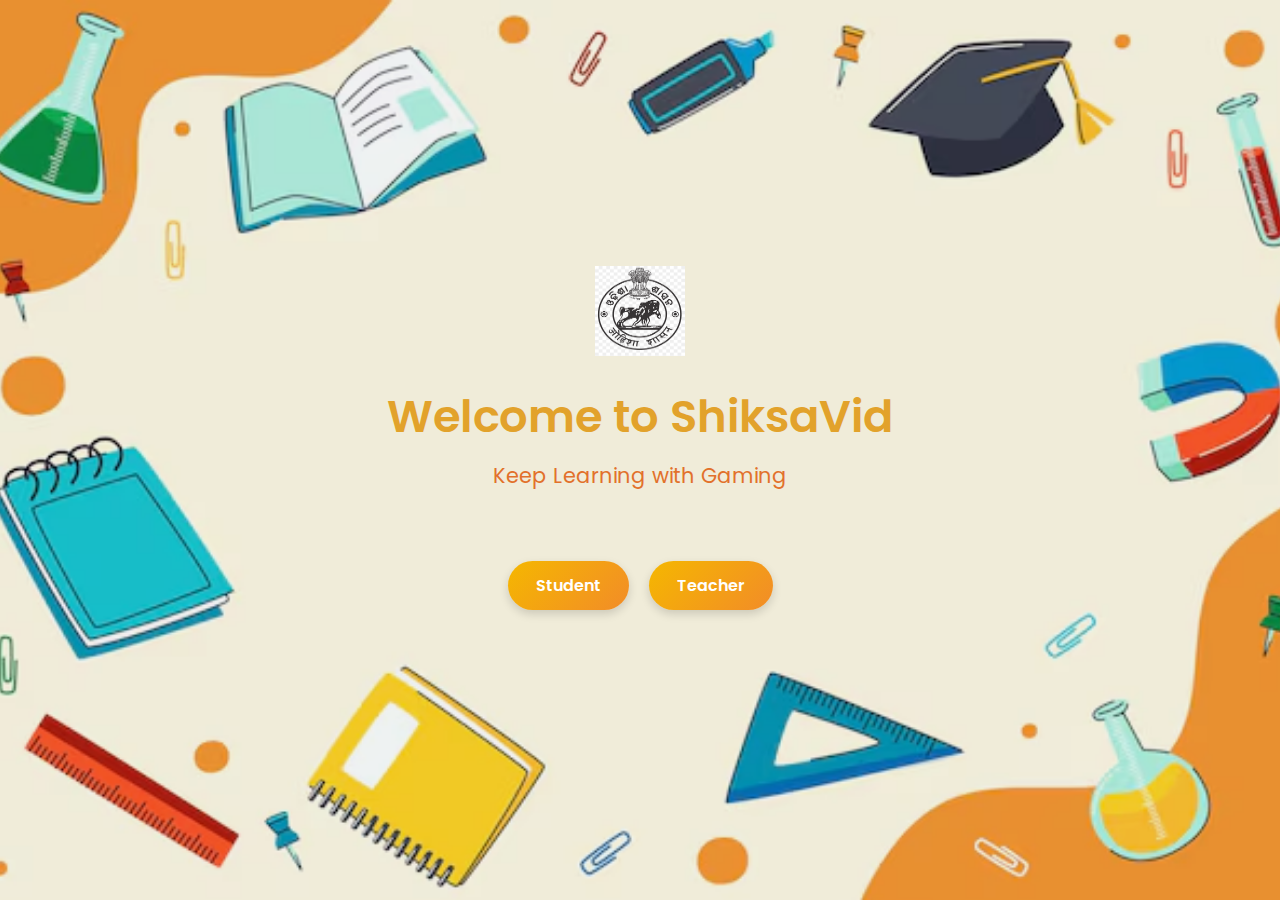
<file: index.html>
<!DOCTYPE html>
<html lang="en">
<head>
    <meta charset="UTF-8">
    <meta name="viewport" content="width=device-width, initial-scale=1.0">
    <link rel="stylesheet" href="starting.css">
    <link rel="manifest" href="manifest.json">
    <link rel="apple-touch-icon" sizes="180x180" href="icon-192.png">
    <link rel="icon" type="image/png" sizes="32x32" href="favicon-32x32.png">
    <link rel="icon" type="image/png" sizes="16x16" href="favicon-16x16.png">
    <!-- <link rel="manifest" href="/site.webmanifest"> -->
    <meta name="theme-color" content="#317EFB">
    <title>ShiksaVid</title>
</head>
<body>
    <div class="container">
        <img src="starting_background.jpg">
        <div class="govt-logo">
            <img src="Govt_odisha.png">
        </div>
        <div class="header">
            <h1>Welcome to ShiksaVid</h1>
            <h2>Keep Learning with Gaming</h2>
        </div>
        <div class="continue-button">
            <button onclick="location.href='signinStudent.html'">
                Student
            </button>
            <button onclick="location.href='signinTeacher.html'">
                Teacher
            </button>
        </div><br/>
        <button id="installBtn" style="display:none;">Install App</button>
    </div>
    <script src="script2.js"></script>

</body>
</html>
</file>
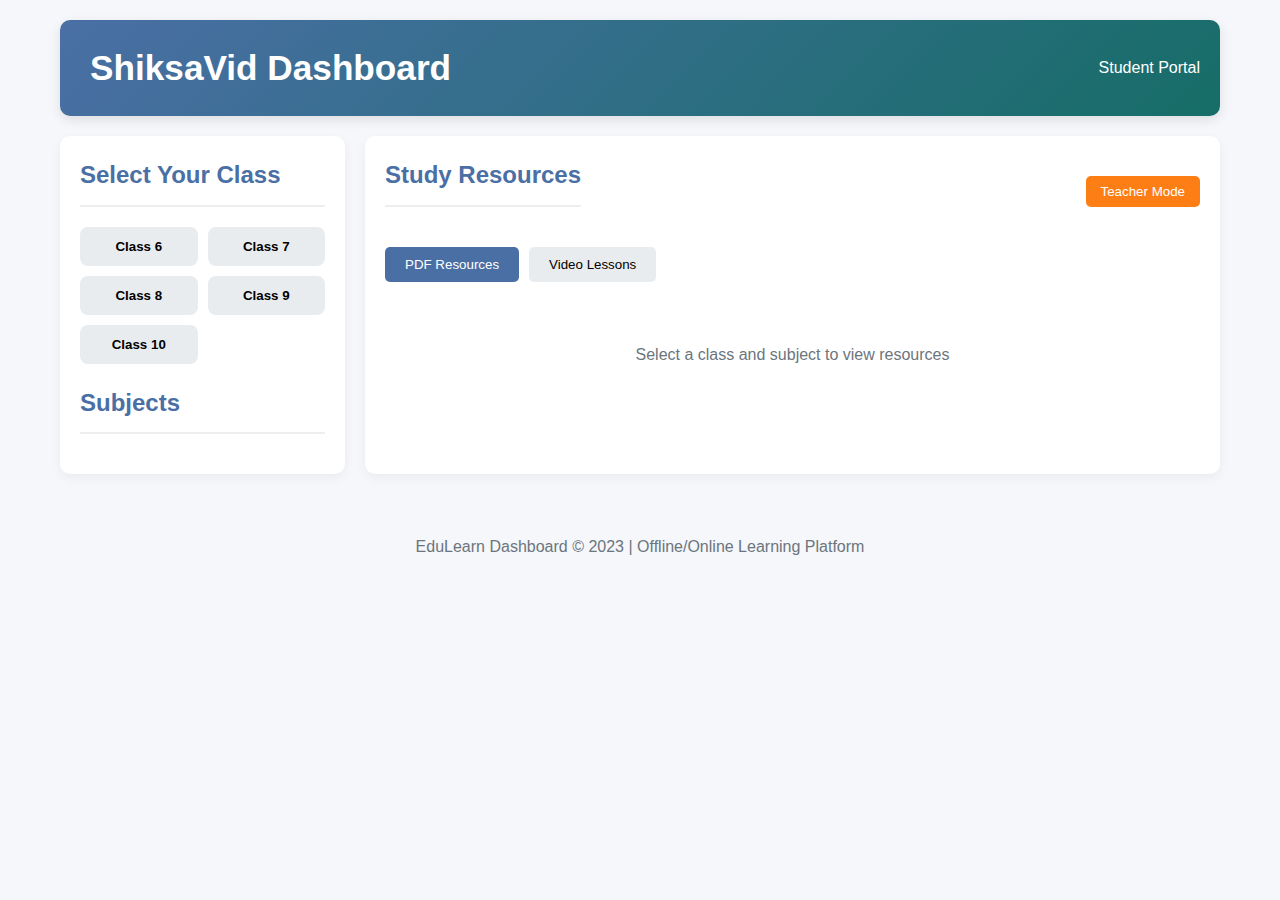
<file: allstandards.html>
<!DOCTYPE html>
<html lang="en">
<head>
    <meta charset="UTF-8">
    <meta name="viewport" content="width=device-width, initial-scale=1.0">
    <title>ShiksaVid - Student Dashboard</title>
    <link rel="stylesheet" href="https://cdnjs.cloudflare.com/ajax/libs/font-awesome/6.4.0/css/all.min.css">
    <style>
        * {
            margin: 0;
            padding: 0;
            box-sizing: border-box;
            font-family: 'Segoe UI', Tahoma, Geneva, Verdana, sans-serif;
        }

        :root {
            --primary: #4a6fa5;
            --secondary: #166d67;
            --accent: #fd7e14;
            --light: #f8f9fa;
            --dark: #343a40;
            --success: #28a745;
            --danger: #dc3545;
            --warning: #ffc107;
            --info: #17a2b8;
        }

        body {
            background-color: #f5f7fa;
            color: #333;
            line-height: 1.6;
        }

        .container {
            max-width: 1200px;
            margin: 0 auto;
            padding: 20px;
        }

        header {
            background: linear-gradient(135deg, var(--primary), var(--secondary));
            color: white;
            padding: 20px;
            border-radius: 10px;
            margin-bottom: 20px;
            box-shadow: 0 4px 12px rgba(0, 0, 0, 0.1);
        }

        .header-content {
            display: flex;
            justify-content: space-between;
            align-items: center;
        }

        h1 {
            font-size: 2.2rem;
        }

        .logo {
            display: flex;
            align-items: center;
            gap: 10px;
        }

        .logo i {
            font-size: 2.5rem;
        }

        .main-content {
            display: grid;
            grid-template-columns: 1fr 3fr;
            gap: 20px;
        }

        .class-selection, .teacher-section {
            background: white;
            padding: 20px;
            border-radius: 10px;
            box-shadow: 0 4px 12px rgba(0, 0, 0, 0.05);
        }

        .class-selection h2, .teacher-section h2, .resources h2 {
            color: var(--primary);
            margin-bottom: 20px;
            padding-bottom: 10px;
            border-bottom: 2px solid #eee;
        }

        .class-buttons {
            display: grid;
            grid-template-columns: repeat(2, 1fr);
            gap: 10px;
        }

        .class-btn {
            padding: 12px;
            background-color: #e9ecef;
            border: none;
            border-radius: 8px;
            cursor: pointer;
            text-align: center;
            transition: all 0.3s;
            font-weight: 600;
        }

        .class-btn:hover {
            background-color: #dee2e6;
        }

        .class-btn.active {
            background-color: var(--primary);
            color: white;
        }

        .subjects-container {
            margin-top: 20px;
        }

        .subjects {
            display: grid;
            grid-template-columns: repeat(auto-fill, minmax(200px, 1fr));
            gap: 15px;
        }

        .subject-card {
            background: white;
            padding: 20px;
            border-radius: 10px;
            text-align: center;
            box-shadow: 0 4px 8px rgba(0, 0, 0, 0.08);
            cursor: pointer;
            transition: transform 0.3s;
        }

        .subject-card:hover {
            transform: translateY(-5px);
            box-shadow: 0 6px 12px rgba(0, 0, 0, 0.1);
        }

        .subject-card i {
            font-size: 2.5rem;
            margin-bottom: 15px;
            color: var(--primary);
        }

        .subject-card h3 {
            margin-bottom: 10px;
            color: var(--dark);
        }

        .resources {
            background: white;
            padding: 20px;
            border-radius: 10px;
            box-shadow: 0 4px 12px rgba(0, 0, 0, 0.05);
        }

        .resources-header {
            display: flex;
            justify-content: space-between;
            align-items: center;
            margin-bottom: 20px;
        }

        .resource-tabs {
            display: flex;
            gap: 10px;
            margin-bottom: 20px;
        }

        .tab-btn {
            padding: 10px 20px;
            background-color: #e9ecef;
            border: none;
            border-radius: 5px;
            cursor: pointer;
        }

        .tab-btn.active {
            background-color: var(--primary);
            color: white;
        }

        .resource-list {
            display: grid;
            gap: 15px;
        }

        .resource-item {
            display: flex;
            align-items: center;
            padding: 15px;
            background-color: #f8f9fa;
            border-radius: 8px;
            gap: 15px;
        }

        .resource-item i {
            font-size: 1.8rem;
            color: var(--danger);
        }

        .video-resource i {
            color: var(--danger);
        }

        .resource-info {
            flex: 1;
        }

        .resource-info h4 {
            margin-bottom: 5px;
        }

        .resource-info p {
            color: #6c757d;
            font-size: 0.9rem;
        }

        .btn {
            padding: 8px 15px;
            background-color: var(--primary);
            color: white;
            border: none;
            border-radius: 5px;
            cursor: pointer;
            text-decoration: none;
            display: inline-block;
            transition: background-color 0.3s;
        }

        .btn:hover {
            background-color: #3a5985;
        }

        .teacher-section {
            margin-top: 30px;
            grid-column: 1 / -1;
        }

        .teacher-controls {
            display: flex;
            justify-content: space-between;
            align-items: center;
            margin-bottom: 20px;
        }

        .teacher-form {
            display: grid;
            grid-template-columns: 1fr 1fr;
            gap: 15px;
            margin-top: 20px;
        }

        .form-group {
            margin-bottom: 15px;
        }

        .form-group label {
            display: block;
            margin-bottom: 5px;
            font-weight: 600;
        }

        .form-group select, .form-group input {
            width: 100%;
            padding: 10px;
            border: 1px solid #ced4da;
            border-radius: 5px;
        }

        .full-width {
            grid-column: 1 / -1;
        }

        .toggle-teacher {
            background-color: var(--accent);
        }

        .hidden {
            display: none;
        }

        .placeholder {
            text-align: center;
            padding: 40px;
            color: #6c757d;
        }

        .placeholder i {
            font-size: 3rem;
            margin-bottom: 15px;
            color: #adb5bd;
        }

        footer {
            text-align: center;
            margin-top: 40px;
            padding: 20px;
            color: #6c757d;
        }

        @media (max-width: 768px) {
            .main-content {
                grid-template-columns: 1fr;
            }
            
            .class-buttons {
                grid-template-columns: repeat(5, 1fr);
            }
            
            .subjects {
                grid-template-columns: repeat(2, 1fr);
            }
            
            .teacher-form {
                grid-template-columns: 1fr;
            }
        }
    </style>
</head>
<body>
    <div class="container">
        <header>
            <div class="header-content">
                <div class="logo">
                    <i class="fas fa-graduation-cap"></i>
                    <h1>ShiksaVid Dashboard</h1>
                </div>
                <div class="user">
                    <i class="fas fa-user-circle"></i> Student Portal
                </div>
            </div>
        </header>

        <div class="main-content">
            <div class="class-selection">
                <h2>Select Your Class</h2>
                <div class="class-buttons">
                    <button class="class-btn" data-class="6">Class 6</button>
                    <button class="class-btn" data-class="7">Class 7</button>
                    <button class="class-btn" data-class="8">Class 8</button>
                    <button class="class-btn" data-class="9">Class 9</button>
                    <button class="class-btn" data-class="10">Class 10</button>
                </div>

                <div class="subjects-container">
                    <h2>Subjects</h2>
                    <div class="subjects">
                        <!-- Subjects will be populated by JavaScript -->
                    </div>
                </div>
            </div>

            <div class="resources">
                <div class="resources-header">
                    <h2>Study Resources</h2>
                    <div>
                        <button class="btn toggle-teacher" id="teacher-toggle">
                            <i class="fas fa-chalkboard-teacher"></i> Teacher Mode
                        </button>
                    </div>
                </div>

                <div class="resource-tabs">
                    <button class="tab-btn active" data-tab="pdf">PDF Resources</button>
                    <button class="tab-btn" data-tab="video">Video Lessons</button>
                </div>

                <div class="resource-list" id="resource-container">
                    <div class="placeholder">
                        <i class="fas fa-book-open"></i>
                        <p>Select a class and subject to view resources</p>
                    </div>
                </div>
            </div>

            <div class="teacher-section hidden" id="teacher-section">
                <h2><i class="fas fa-chalkboard-teacher"></i> Teacher Resource Upload</h2>
                
                <div class="teacher-controls">
                    <p>Upload new study materials for your students</p>
                    <button class="btn" id="logout-teacher">Logout</button>
                </div>

                <div class="teacher-form">
                    <div class="form-group">
                        <label for="teacher-class">Class</label>
                        <select id="teacher-class">
                            <option value="6">Class 6</option>
                            <option value="7">Class 7</option>
                            <option value="8">Class 8</option>
                            <option value="9">Class 9</option>
                            <option value="10">Class 10</option>
                        </select>
                    </div>

                    <div class="form-group">
                        <label for="teacher-subject">Subject</label>
                        <select id="teacher-subject">
                            <option value="math">Mathematics</option>
                            <option value="science">Science</option>
                            <option value="env-science">Environmental Science</option>
                            <option value="physics">Physics</option>
                            <option value="chemistry">Chemistry</option>
                            <option value="biology">Biology</option>
                        </select>
                    </div>

                    <div class="form-group full-width">
                        <label for="resource-title">Resource Title</label>
                        <input type="text" id="resource-title" placeholder="Enter resource title">
                    </div>

                    <div class="form-group">
                        <label for="resource-type">Resource Type</label>
                        <select id="resource-type">
                            <option value="pdf">PDF Document</option>
                            <option value="video">Video Lesson</option>
                        </select>
                    </div>

                    <div class="form-group">
                        <label for="resource-url">Resource URL</label>
                        <input type="text" id="resource-url" placeholder="Enter resource URL">
                    </div>

                    <div class="form-group full-width">
                        <button class="btn" id="upload-resource">
                            <i class="fas fa-upload"></i> Upload Resource
                        </button>
                    </div>
                </div>
            </div>
        </div>

        <footer>
            <p>EduLearn Dashboard © 2023 | Offline/Online Learning Platform</p>
        </footer>
    </div>

    <script>
        // Sample data for resources
        const resourcesData = {
            "6": {
                "math": {
                    "pdf": [
                        { title: "Mathematics Basics", url: "/resources/class6/math/basics.pdf" },
                        { title: "Geometry Introduction", url: "/resources/class6/math/geometry.pdf" }
                    ],
                    "video": [
                        { title: "Introduction to Algebra", url: "https://www.youtube.com/embed/abc123" },
                        { title: "Understanding Fractions", url: "https://www.youtube.com/embed/def456" }
                    ]
                },
                "science": {
                    "pdf": [
                        { title: "Science Fundamentals", url: "/resources/class6/science/fundamentals.pdf" }
                    ],
                    "video": [
                        { title: "Human Body Systems", url: "https://www.youtube.com/embed/ghi789" }
                    ]
                }
            },
            "7": {
                "math": {
                    "pdf": [
                        { title: "Algebra Basics", url: "/resources/class7/math/algebra.pdf" }
                    ],
                    "video": [
                        { title: "Algebraic Expressions", url: "https://www.youtube.com/embed/jkl012" }
                    ]
                }
            },
            "8": {
                "math": {
                    "pdf": [
                        { title: "Advanced Algebra", url: "/resources/class8/math/advanced-algebra.pdf" }
                    ],
                    "video": []
                }
            },
            "9": {
                "physics": {
                    "pdf": [
                        { title: "Motion and Laws", url: "/resources/class9/physics/motion.pdf" }
                    ],
                    "video": [
                        { title: "Newton's Laws of Motion", url: "https://www.youtube.com/embed/mno345" }
                    ]
                }
            },
            "10": {
                "chemistry": {
                    "pdf": [
                        { title: "Chemical Reactions", url: "/resources/class10/chemistry/reactions.pdf" }
                    ],
                    "video": [
                        { title: "Types of Chemical Reactions", url: "https://www.youtube.com/embed/pqr678" }
                    ]
                }
            }
        };

        // DOM elements
        const classButtons = document.querySelectorAll('.class-btn');
        const subjectsContainer = document.querySelector('.subjects');
        const resourceContainer = document.getElementById('resource-container');
        const tabButtons = document.querySelectorAll('.tab-btn');
        const teacherSection = document.getElementById('teacher-section');
        const teacherToggle = document.getElementById('teacher-toggle');
        const logoutTeacher = document.getElementById('logout-teacher');
        const uploadResource = document.getElementById('upload-resource');

        // Current selection state
        let currentClass = null;
        let currentSubject = null;
        let currentTab = 'pdf';
        let teacherMode = false;

        // Class subjects mapping
        const classSubjects = {
            "6": ["math", "science", "env-science"],
            "7": ["math", "science", "env-science"],
            "8": ["math", "science", "env-science"],
            "9": ["physics", "chemistry", "biology", "math", "env-science"],
            "10": ["physics", "chemistry", "biology", "math", "env-science"]
        };

        // Subject display names
        const subjectNames = {
            "math": "Mathematics",
            "science": "Science",
            "env-science": "Environmental Science",
            "physics": "Physics",
            "chemistry": "Chemistry",
            "biology": "Biology"
        };

        // Subject icons
        const subjectIcons = {
            "math": "fas fa-calculator",
            "science": "fas fa-flask",
            "env-science": "fas fa-leaf",
            "physics": "fas fa-atom",
            "chemistry": "fas fa-vial",
            "biology": "fas fa-dna"
        };

        // Initialize the dashboard
        function init() {
            // Add event listeners
            classButtons.forEach(btn => {
                btn.addEventListener('click', () => selectClass(btn.dataset.class));
            });

            tabButtons.forEach(btn => {
                btn.addEventListener('click', () => selectTab(btn.dataset.tab));
            });

            teacherToggle.addEventListener('click', toggleTeacherMode);
            logoutTeacher.addEventListener('click', toggleTeacherMode);
            uploadResource.addEventListener('click', uploadNewResource);

            // Load initial state from localStorage if available
            const savedClass = localStorage.getItem('currentClass');
            if (savedClass) {
                selectClass(savedClass);
            }
        }

        // Handle class selection
        function selectClass(className) {
            currentClass = className;
            localStorage.setItem('currentClass', className);

            // Update UI
            classButtons.forEach(btn => {
                if (btn.dataset.class === className) {
                    btn.classList.add('active');
                } else {
                    btn.classList.remove('active');
                }
            });

            // Display subjects for the selected class
            displaySubjects(className);
        }

        // Display subjects for the selected class
        function displaySubjects(className) {
            const subjects = classSubjects[className] || [];
            
            subjectsContainer.innerHTML = '';
            
            subjects.forEach(subject => {
                const subjectCard = document.createElement('div');
                subjectCard.className = 'subject-card';
                subjectCard.dataset.subject = subject;
                subjectCard.innerHTML = `
                    <i class="${subjectIcons[subject]}"></i>
                    <h3>${subjectNames[subject]}</h3>
                    <p>Click to view resources</p>
                `;
                
                subjectCard.addEventListener('click', () => selectSubject(subject));
                subjectsContainer.appendChild(subjectCard);
            });
        }

        // Handle subject selection
        function selectSubject(subject) {
            currentSubject = subject;
            
            // Highlight selected subject
            document.querySelectorAll('.subject-card').forEach(card => {
                if (card.dataset.subject === subject) {
                    card.style.border = '2px solid var(--primary)';
                } else {
                    card.style.border = 'none';
                }
            });
            
            // Display resources for the selected subject
            displayResources();
        }

        // Handle tab selection
        function selectTab(tab) {
            currentTab = tab;
            
            // Update UI
            tabButtons.forEach(btn => {
                if (btn.dataset.tab === tab) {
                    btn.classList.add('active');
                } else {
                    btn.classList.remove('active');
                }
            });
            
            // Display resources for the selected tab
            displayResources();
        }

        // Display resources based on current selection
        function displayResources() {
            if (!currentClass || !currentSubject) {
                resourceContainer.innerHTML = `
                    <div class="placeholder">
                        <i class="fas fa-book-open"></i>
                        <p>Select a class and subject to view resources</p>
                    </div>
                `;
                return;
            }
            
            const resources = resourcesData[currentClass]?.[currentSubject]?.[currentTab] || [];
            
            if (resources.length === 0) {
                resourceContainer.innerHTML = `
                    <div class="placeholder">
                        <i class="fas fa-inbox"></i>
                        <p>No resources available for this subject yet</p>
                        <p>Resources will be available soon</p>
                    </div>
                `;
                return;
            }
            
            resourceContainer.innerHTML = '';
            
            resources.forEach(resource => {
                const resourceItem = document.createElement('div');
                resourceItem.className = `resource-item ${currentTab}-resource`;
                
                if (currentTab === 'pdf') {
                    resourceItem.innerHTML = `
                        <i class="fas fa-file-pdf"></i>
                        <div class="resource-info">
                            <h4>${resource.title}</h4>
                            <p>PDF Study Material</p>
                        </div>
                        <a href="${resource.url}" class="btn" download>Download</a>
                    `;
                } else {
                    resourceItem.innerHTML = `
                        <i class="fas fa-video"></i>
                        <div class="resource-info">
                            <h4>${resource.title}</h4>
                            <p>Video Lesson</p>
                        </div>
                        <a href="${resource.url}" class="btn" target="_blank">Watch</a>
                    `;
                }
                
                resourceContainer.appendChild(resourceItem);
            });
        }

        // Toggle teacher mode
        function toggleTeacherMode() {
            if (!teacherMode) {
                const password = prompt('Enter teacher password:');
                if (password === 'teach123') { // Simple password check for demo
                    teacherMode = true;
                    teacherSection.classList.remove('hidden');
                    teacherToggle.textContent = 'Exit Teacher Mode';
                }
            } else {
                teacherMode = false;
                teacherSection.classList.add('hidden');
                teacherToggle.textContent = 'Teacher Mode';
            }
        }

        // Handle resource upload
        function uploadNewResource() {
            const teacherClass = document.getElementById('teacher-class').value;
            const teacherSubject = document.getElementById('teacher-subject').value;
            const resourceType = document.getElementById('resource-type').value;
            const resourceTitle = document.getElementById('resource-title').value;
            const resourceUrl = document.getElementById('resource-url').value;
            
            if (!resourceTitle || !resourceUrl) {
                alert('Please fill in all fields');
                return;
            }
            
            // Initialize resources data structure if needed
            if (!resourcesData[teacherClass]) {
                resourcesData[teacherClass] = {};
            }
            if (!resourcesData[teacherClass][teacherSubject]) {
                resourcesData[teacherClass][teacherSubject] = {
                    pdf: [],
                    video: []
                };
            }
            
            // Add the new resource
            resourcesData[teacherClass][teacherSubject][resourceType].push({
                title: resourceTitle,
                url: resourceUrl
            });
            
            // Save to localStorage (in a real app, this would be sent to a server)
            alert('Resource uploaded successfully!');
            
            // Clear the form
            document.getElementById('resource-title').value = '';
            document.getElementById('resource-url').value = '';
            
            // If the current view matches the uploaded resource, update the display
            if (currentClass === teacherClass && currentSubject === teacherSubject && currentTab === resourceType) {
                displayResources();
            }
        }

        // Initialize the dashboard when the page loads
        document.addEventListener('DOMContentLoaded', init);
    </script>
</body>
</html>
</file>
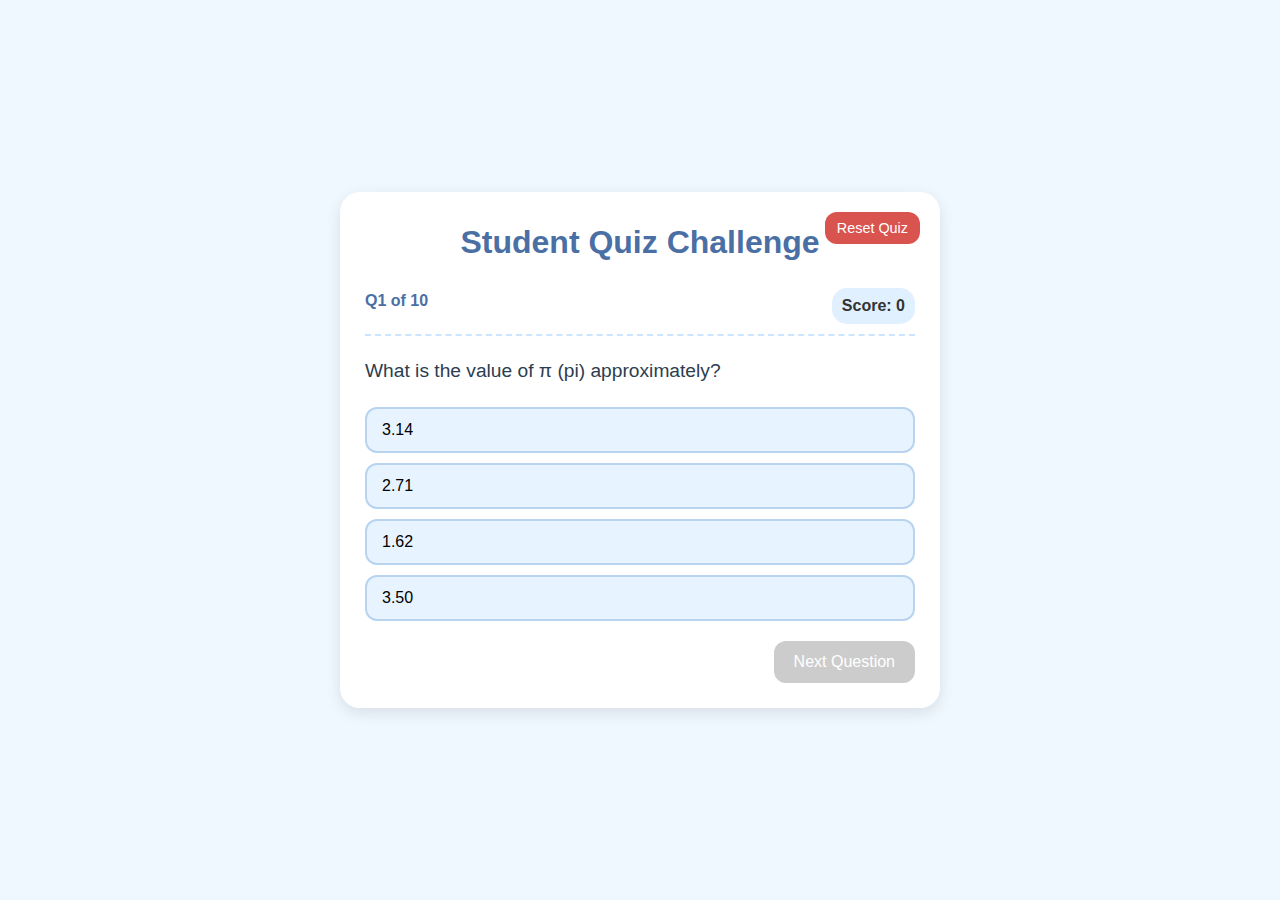
<file: games.html>
<!DOCTYPE html>
<html lang="en">
<head>
    <meta charset="UTF-8">
    <meta name="viewport" content="width=device-width, initial-scale=1.0">
    <title>Student Quiz App</title>
    <style>
        * {
            box-sizing: border-box;
            margin: 0;
            padding: 0;
            font-family: 'Comic Sans MS', 'Chalkboard SE', sans-serif;
        }

        body {
            background-color: #f0f8ff;
            color: #333;
            line-height: 1.6;
            padding: 20px;
            display: flex;
            justify-content: center;
            align-items: center;
            min-height: 100vh;
        }

        .container {
            background-color: white;
            border-radius: 20px;
            box-shadow: 0 5px 15px rgba(0, 0, 0, 0.1);
            padding: 25px;
            width: 100%;
            max-width: 600px;
            min-height: 500px;
            position: relative;
        }

        h1 {
            text-align: center;
            color: #4a6fa5;
            margin-bottom: 20px;
        }

        .header {
            display: flex;
            justify-content: space-between;
            margin-bottom: 20px;
            padding-bottom: 10px;
            border-bottom: 2px dashed #cce5ff;
        }

        .progress {
            font-weight: bold;
            color: #4a6fa5;
        }

        .score {
            font-weight: bold;
            background-color: #e0f0ff;
            padding: 5px 10px;
            border-radius: 15px;
        }

        .question-container {
            margin-bottom: 20px;
        }

        .question-text {
            font-size: 1.2rem;
            margin-bottom: 20px;
            color: #2c3e50;
        }

        .choices {
            display: flex;
            flex-direction: column;
            gap: 10px;
            margin-bottom: 20px;
        }

        .choice-btn {
            background-color: #e7f3ff;
            border: 2px solid #b8d4f0;
            border-radius: 12px;
            padding: 12px 15px;
            text-align: left;
            cursor: pointer;
            transition: all 0.2s;
            font-size: 1rem;
        }

        .choice-btn:hover:not(:disabled) {
            background-color: #d4e7ff;
            transform: translateY(-2px);
        }

        .choice-btn:disabled {
            cursor: not-allowed;
        }

        .choice-btn.correct {
            background-color: #d4edda;
            border-color: #c3e6cb;
            color: #155724;
        }

        .choice-btn.incorrect {
            background-color: #f8d7da;
            border-color: #f5c6cb;
            color: #721c24;
        }

        .feedback {
            padding: 15px;
            border-radius: 12px;
            margin-bottom: 20px;
            display: flex;
            align-items: center;
            gap: 10px;
        }

        .correct-feedback {
            background-color: #d4edda;
            color: #155724;
            border: 1px solid #c3e6cb;
        }

        .incorrect-feedback {
            background-color: #f8d7da;
            color: #721c24;
            border: 1px solid #f5c6cb;
        }

        .next-btn {
            background-color: #4a6fa5;
            color: white;
            border: none;
            border-radius: 12px;
            padding: 12px 20px;
            cursor: pointer;
            font-size: 1rem;
            display: block;
            margin-left: auto;
            transition: background-color 0.2s;
        }

        .next-btn:hover:not(:disabled) {
            background-color: #3a5a80;
        }

        .next-btn:disabled {
            background-color: #cccccc;
            cursor: not-allowed;
        }

        .end-screen {
            text-align: center;
        }

        .results {
            margin-bottom: 25px;
        }

        .result-item {
            margin-bottom: 10px;
            font-size: 1.1rem;
        }

        .grade-message {
            font-size: 1.5rem;
            font-weight: bold;
            color: #4a6fa5;
            margin: 20px 0;
        }

        .action-buttons {
            display: flex;
            justify-content: center;
            gap: 15px;
            margin-top: 25px;
        }

        .action-btn {
            padding: 12px 20px;
            border: none;
            border-radius: 12px;
            cursor: pointer;
            font-size: 1rem;
            transition: all 0.2s;
        }

        .retry-btn {
            background-color: #4a6fa5;
            color: white;
        }

        .retry-btn:hover {
            background-color: #3a5a80;
        }

        .review-btn {
            background-color: #f0ad4e;
            color: white;
        }

        .review-btn:hover {
            background-color: #ec971f;
        }

        .reset-btn {
            background-color: #d9534f;
            color: white;
            position: absolute;
            top: 20px;
            right: 20px;
            padding: 8px 12px;
            font-size: 0.9rem;
        }

        .reset-btn:hover {
            background-color: #c9302c;
        }

        .review-screen {
            text-align: left;
        }

        .review-item {
            margin-bottom: 25px;
            padding-bottom: 15px;
            border-bottom: 1px dashed #ccc;
        }

        .user-answer {
            margin-top: 5px;
            padding: 5px;
            border-radius: 5px;
        }

        .correct-answer {
            margin-top: 5px;
            padding: 5px;
            border-radius: 5px;
            background-color: #d4edda;
        }

        .explanation {
            margin-top: 10px;
            font-style: italic;
            color: #666;
        }

        @media (max-width: 600px) {
            body {
                padding: 10px;
            }
            
            .container {
                padding: 15px;
                border-radius: 15px;
            }
            
            .choice-btn {
                padding: 10px;
            }
            
            .action-buttons {
                flex-direction: column;
            }
        }
    </style>
</head>
<body>
    <div class="container">
        <h1>Student Quiz Challenge</h1>
        <button class="reset-btn action-btn" id="reset-btn">Reset Quiz</button>
        
        <div id="quiz-container">
            <!-- This will be populated by JavaScript -->
        </div>
    </div>

    <script>
        // =============================================
        // README: How to customize this quiz application
        // =============================================
        //
        // 1. To change questions:
        //    - Modify the 'questions' array below
        //    - Each question should have:
        //        - id: unique identifier
        //        - text: the question itself
        //        - choices: array of possible answers
        //        - correctIndex: index of the correct answer (0-based)
        //        - explanation: optional explanation shown during review
        //
        // 2. To change scoring:
        //    - Modify the 'SCORE_CORRECT' and 'SCORE_INCORRECT' constants
        //    - Set 'ALLOW_NEGATIVE_SCORE' to false if you want to clamp at 0
        //
        // 3. To customize messages:
        //    - Modify the 'getGradeMessage' function for different feedback
        //    - Update any text in the UI as needed
        //
        // 4. To change the number of questions:
        //    - Add or remove items from the 'questions' array
        //    - The app will automatically adjust
        //
        // =============================================

        // Constants for scoring
        const SCORE_CORRECT = 2;
        const SCORE_INCORRECT = -1;
        const ALLOW_NEGATIVE_SCORE = true;

        // Quiz questions for Class 6-8 students
        const questions = [
            {
                id: 1,
                text: "What is the value of π (pi) approximately?",
                choices: ["3.14", "2.71", "1.62", "3.50"],
                correctIndex: 0,
                explanation: "π (pi) is approximately 3.14, which is the ratio of a circle's circumference to its diameter."
            },
            {
                id: 2,
                text: "Which planet is known as the Red Planet?",
                choices: ["Venus", "Mars", "Jupiter", "Saturn"],
                correctIndex: 1,
                explanation: "Mars is called the Red Planet because of its reddish appearance, which is due to iron oxide (rust) on its surface."
            },
            {
                id: 3,
                text: "What is the chemical symbol for gold?",
                choices: ["Go", "Gd", "Au", "Ag"],
                correctIndex: 2,
                explanation: "The chemical symbol for gold is Au, which comes from the Latin word 'aurum' meaning gold."
            },
            {
                id: 4,
                text: "What is 7 × 8?",
                choices: ["54", "56", "64", "72"],
                correctIndex: 1,
                explanation: "7 multiplied by 8 equals 56. This is a basic multiplication fact in mathematics."
            },
            {
                id: 5,
                text: "Which of these is NOT a prime number?",
                choices: ["17", "23", "27", "31"],
                correctIndex: 2,
                explanation: "27 is not a prime number because it can be divided by 3 and 9 (3×9=27). Prime numbers have exactly two distinct factors: 1 and themselves."
            },
            {
                id: 6,
                text: "What is the largest organ in the human body?",
                choices: ["Liver", "Heart", "Skin", "Lungs"],
                correctIndex: 2,
                explanation: "The skin is the largest organ in the human body, with an average adult's skin covering about 20 square feet."
            },
            {
                id: 7,
                text: "Which gas do plants absorb from the atmosphere?",
                choices: ["Oxygen", "Nitrogen", "Carbon Dioxide", "Hydrogen"],
                correctIndex: 2,
                explanation: "Plants absorb carbon dioxide (CO₂) from the atmosphere during photosynthesis to produce glucose and oxygen."
            },
            {
                id: 8,
                text: "What is the capital of Australia?",
                choices: ["Sydney", "Melbourne", "Canberra", "Perth"],
                correctIndex: 2,
                explanation: "Canberra is the capital city of Australia. It was specially designed and built to be the capital in the early 20th century."
            },
            {
                id: 9,
                text: "Which fraction is equivalent to 0.75?",
                choices: ["3/4", "2/3", "4/5", "1/2"],
                correctIndex: 0,
                explanation: "0.75 is equivalent to 3/4. You can convert decimals to fractions by placing the decimal value over the appropriate power of 10 (75/100) and simplifying."
            },
            {
                id: 10,
                text: "What is the main function of the roots of a plant?",
                choices: ["Photosynthesis", "Reproduction", "Absorb water and nutrients", "Gas exchange"],
                correctIndex: 2,
                explanation: "The primary function of roots is to absorb water and nutrients from the soil, anchor the plant, and sometimes store food."
            }
        ];

        // Quiz state
        let currentQuestionIndex = 0;
        let score = 0;
        let userAnswers = [];
        let quizCompleted = false;

        // DOM elements
        const quizContainer = document.getElementById('quiz-container');
        const resetBtn = document.getElementById('reset-btn');

        // Initialize the quiz
        function initQuiz() {
            loadProgress();
            renderQuiz();
            setupEventListeners();
        }

        // Load progress from localStorage
        function loadProgress() {
            const savedProgress = localStorage.getItem('quizProgress');
            
            if (savedProgress) {
                const progress = JSON.parse(savedProgress);
                currentQuestionIndex = progress.currentQuestionIndex;
                score = progress.score;
                userAnswers = progress.userAnswers;
                quizCompleted = progress.quizCompleted;
            }
        }

        // Save progress to localStorage
        function saveProgress() {
            const progress = {
                currentQuestionIndex,
                score,
                userAnswers,
                quizCompleted
            };
            
            localStorage.setItem('quizProgress', JSON.stringify(progress));
        }

        // Set up event listeners
        function setupEventListeners() {
            resetBtn.addEventListener('click', resetQuiz);
        }

        // Render the quiz based on current state
        function renderQuiz() {
            if (quizCompleted) {
                renderEndScreen();
            } else if (currentQuestionIndex < questions.length) {
                renderQuestion();
            } else {
                // This shouldn't normally happen, but just in case
                quizCompleted = true;
                saveProgress();
                renderEndScreen();
            }
        }

        // Render the current question
        function renderQuestion() {
            const question = questions[currentQuestionIndex];
            const progress = currentQuestionIndex + 1;
            const totalQuestions = questions.length;
            
            let displayScore = ALLOW_NEGATIVE_SCORE ? score : Math.max(0, score);
            
            quizContainer.innerHTML = `
                <div class="header">
                    <div class="progress">Q${progress} of ${totalQuestions}</div>
                    <div class="score">Score: ${displayScore}</div>
                </div>
                
                <div class="question-container">
                    <div class="question-text">${question.text}</div>
                    <div class="choices" id="choices-container">
                        ${question.choices.map((choice, index) => `
                            <button class="choice-btn" data-index="${index}">${choice}</button>
                        `).join('')}
                    </div>
                </div>
                
                <div id="feedback-container"></div>
                <button class="next-btn" id="next-btn" disabled>Next Question</button>
            `;
            
            // Add event listeners to choice buttons
            const choiceButtons = document.querySelectorAll('.choice-btn');
            choiceButtons.forEach(button => {
                button.addEventListener('click', handleAnswerSelection);
            });
            
            // Add event listener to next button
            document.getElementById('next-btn').addEventListener('click', goToNextQuestion);
        }

        // Handle answer selection
        function handleAnswerSelection(event) {
            const selectedIndex = parseInt(event.target.dataset.index);
            const question = questions[currentQuestionIndex];
            const isCorrect = selectedIndex === question.correctIndex;
            
            // Disable all choice buttons
            const choiceButtons = document.querySelectorAll('.choice-btn');
            choiceButtons.forEach(button => {
                button.disabled = true;
            });
            
            // Mark correct and incorrect answers
            choiceButtons[question.correctIndex].classList.add('correct');
            if (!isCorrect) {
                event.target.classList.add('incorrect');
            }
            
            // Update score
            if (isCorrect) {
                score += SCORE_CORRECT;
            } else {
                score += SCORE_INCORRECT;
                if (!ALLOW_NEGATIVE_SCORE && score < 0) score = 0;
            }
            
            // Store user's answer
            userAnswers[currentQuestionIndex] = {
                questionId: question.id,
                selectedIndex: selectedIndex,
                isCorrect: isCorrect
            };
            
            // Show feedback
            const feedbackContainer = document.getElementById('feedback-container');
            if (isCorrect) {
                feedbackContainer.innerHTML = `
                    <div class="feedback correct-feedback" aria-live="polite">
                        <span style="font-size: 1.5em;">✓</span> Correct! ${question.explanation ? '<br>' + question.explanation : ''}
                    </div>
                `;
            } else {
                feedbackContainer.innerHTML = `
                    <div class="feedback incorrect-feedback" aria-live="polite">
                        <span style="font-size: 1.5em;">✗</span> Wrong! The correct answer is: ${question.choices[question.correctIndex]}
                        ${question.explanation ? '<br>' + question.explanation : ''}
                    </div>
                `;
            }
            
            // Enable next button
            document.getElementById('next-btn').disabled = false;
            
            // Auto-advance after 1.5 seconds (optional)
            // setTimeout(goToNextQuestion, 1500);
            
            // Save progress
            saveProgress();
        }

        // Move to the next question
        function goToNextQuestion() {
            currentQuestionIndex++;
            
            if (currentQuestionIndex >= questions.length) {
                quizCompleted = true;
            }
            
            saveProgress();
            renderQuiz();
        }

        // Render the end screen with results
        function renderEndScreen() {
            const correctCount = userAnswers.filter(answer => answer.isCorrect).length;
            const incorrectCount = userAnswers.length - correctCount;
            const percentage = Math.round((correctCount / questions.length) * 100);
            let displayScore = ALLOW_NEGATIVE_SCORE ? score : Math.max(0, score);
            
            quizContainer.innerHTML = `
                <div class="end-screen">
                    <h2>Quiz Completed!</h2>
                    
                    <div class="results">
                        <div class="result-item">Total Score: <strong>${displayScore}</strong></div>
                        <div class="result-item">Correct Answers: <strong>${correctCount}/${questions.length}</strong></div>
                        <div class="result-item">Incorrect Answers: <strong>${incorrectCount}</strong></div>
                        <div class="result-item">Percentage: <strong>${percentage}%</strong></div>
                    </div>
                    
                    <div class="grade-message">${getGradeMessage(percentage)}</div>
                    
                    <div class="action-buttons">
                        <button class="action-btn retry-btn" id="retry-btn">Try Again</button>
                        <button class="action-btn review-btn" id="review-btn">Review Answers</button>
                    </div>
                </div>
            `;
            
            // Add event listeners to action buttons
            document.getElementById('retry-btn').addEventListener('click', resetQuiz);
            document.getElementById('review-btn').addEventListener('click', renderReviewScreen);
        }

        // Get a friendly grade message based on percentage
        function getGradeMessage(percentage) {
            if (percentage >= 90) return "Outstanding! 🌟";
            if (percentage >= 80) return "Excellent Job! 🎉";
            if (percentage >= 70) return "Good Work! 👍";
            if (percentage >= 60) return "Not Bad! 😊";
            if (percentage >= 50) return "You Passed! ✅";
            return "Keep Practicing! 💪";
        }

        // Render the review screen showing all questions and answers
        function renderReviewScreen() {
            let reviewHTML = `
                <div class="review-screen">
                    <h2>Review Your Answers</h2>
                    <div id="review-questions">
            `;
            
            questions.forEach((question, index) => {
                const userAnswer = userAnswers[index];
                const isCorrect = userAnswer.isCorrect;
                const userChoice = question.choices[userAnswer.selectedIndex];
                const correctChoice = question.choices[question.correctIndex];
                
                reviewHTML += `
                    <div class="review-item">
                        <div class="question-text">${index + 1}. ${question.text}</div>
                        <div class="user-answer ${isCorrect ? 'correct-answer' : 'incorrect-feedback'}">
                            Your answer: ${userChoice} ${isCorrect ? '✓' : '✗'}
                        </div>
                        ${!isCorrect ? `
                            <div class="correct-answer">
                                Correct answer: ${correctChoice}
                            </div>
                        ` : ''}
                        ${question.explanation ? `
                            <div class="explanation">
                                Explanation: ${question.explanation}
                            </div>
                        ` : ''}
                    </div>
                `;
            });
            
            reviewHTML += `
                    </div>
                    <div class="action-buttons">
                        <button class="action-btn retry-btn" id="back-to-results">Back to Results</button>
                    </div>
                </div>
            `;
            
            quizContainer.innerHTML = reviewHTML;
            
            // Add event listener to back button
            document.getElementById('back-to-results').addEventListener('click', renderEndScreen);
        }

        // Reset the quiz
        function resetQuiz() {
            currentQuestionIndex = 0;
            score = 0;
            userAnswers = [];
            quizCompleted = false;
            
            localStorage.removeItem('quizProgress');
            renderQuiz();
        }

        // Initialize the quiz when the page loads
        document.addEventListener('DOMContentLoaded', initQuiz);
    </script>
</body>
</html>
</file>
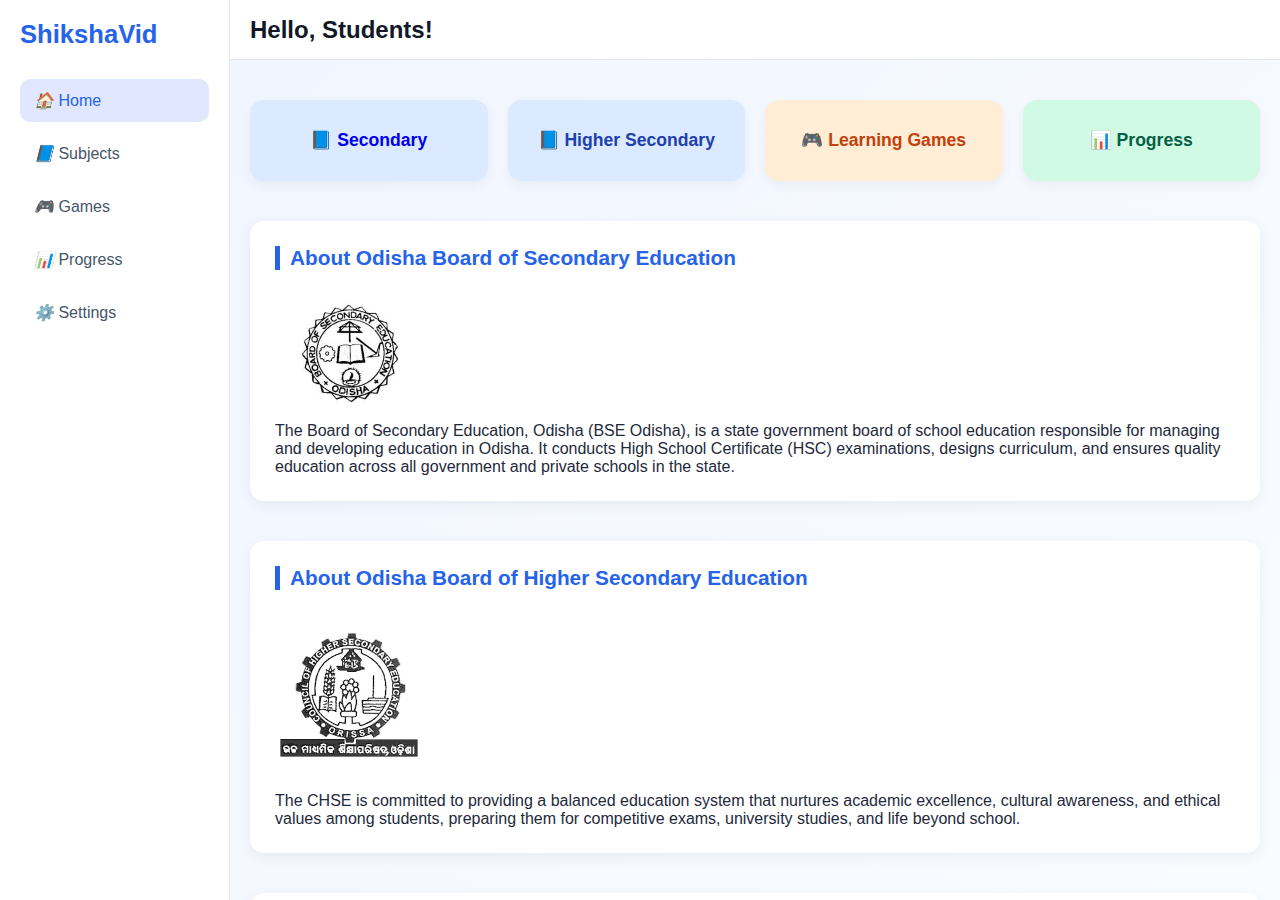
<file: homePage.html>
<!DOCTYPE html>
<html lang="en">
<head>
<meta charset="UTF-8" />
<meta name="viewport" content="width=device-width, initial-scale=1.0" />
<title>Student Dashboard</title>
<link rel="stylesheet" href="homePage.css" />
</head>
<body>
<div class="container">
<!-- Sidebar (Desktop only) -->
<aside class="sidebar">
<h2 class="logo">ShikshaVid</h2>
<nav>
<a href="homePage.html" class="active"><i>🏠</i> Home</a>
<a href="subjects.html"><i>📘</i> Subjects</a>
<a href="games.html"><i>🎮</i> Games</a>
<a href="progress.html"><i>📊</i> Progress</a>
<a href="settings.html"><i>⚙️</i> Settings</a>
</nav>
</aside>
<!-- Main Content -->
<main class="content">
<header>
<h1>Hello, Students!</h1>
</header>
<section class="cards">
<div class="card blue">📘 <a href="allstandards.html">Secondary</a></div>
<div class="card blue">📘 Higher Secondary</div>
<div class="card orange">🎮 Learning Games</div>
<div class="card green">📊 Progress</div>
</section>

<!-- About Odisha Board -->
<section class="about">
<h2>About Odisha Board of Secondary Education</h2>
<img src="odisha12logo.jpg" alt="Odisha Board Logo" style="max-width: 150px; margin: 15px 0;">
<p>
The Board of Secondary Education, Odisha (BSE Odisha), is a state government board of school education
responsible for managing and developing education in Odisha. It conducts High School Certificate (HSC) examinations,
designs curriculum, and ensures quality education across all government and private schools in the state.
</p>
</section>
<section class="about">
<h2>About Odisha Board of Higher Secondary Education</h2>
<img src="CHSE-Odisha-logo.jpg" alt="Odisha Board Logo" style="max-width: 150px; margin: 15px 0;">
<p>
The CHSE is committed to providing a balanced education system that nurtures academic excellence, cultural awareness, and ethical values
among students, preparing them for competitive exams, university studies, and life beyond school.
</p>
</section>
<!-- Odisha Culture & Rituals -->
<section class="culture">
<h2>Odisha’s Rich Culture & Education Mission</h2>
<div class="culture-grid">
<div>
<img src="Shri-Jagannath-Temple.jpg" alt="Puri Jagannath Temple" style="width:100%; border-radius: 10px;">
<p>
Odisha is known for its spiritual heritage, including the famous Jagannath Temple in Puri. The culture
emphasizes values of unity, discipline, and devotion, which are also reflected in the education system.
</p>
</div>
<div>
<img src="jagannath-rath-yatra.jpg" alt="Rath Yatra" style="width:100%; border-radius: 10px;">
<p>
Rituals like <b>Rath Yatra</b> symbolize teamwork and devotion. Odisha schools encourage students
to balance academics with cultural knowledge, building well-rounded personalities.
</p>
</div>
<div>
<img src="sambalpur.jpeg" alt="Sambalpuri Dance" style="width:100%; border-radius: 10px;">
<p>
Folk dances like <b>Sambalpuri</b> are part of Odisha’s cultural pride. Through education,
students are inspired to respect traditions while embracing modern learning.
</p>
</div>
</div>
</section>
</main>
</div>
<!-- Bottom Navbar (Mobile only) -->
<nav class="bottom-nav">
<a href="homePage.html" class="active">🏠<span>Home</span></a>
<a href="subjects.html">📘<span>Subjects</span></a>
<a href="games.html">🎮<span>Games</span></a>
<a href="progress.html">📊<span>Progress</span></a>
<a href="settings.html">⚙️<span>Settings</span></a>
</nav>

<script src="homePage.js"></script>
</body>
</html>
</file>
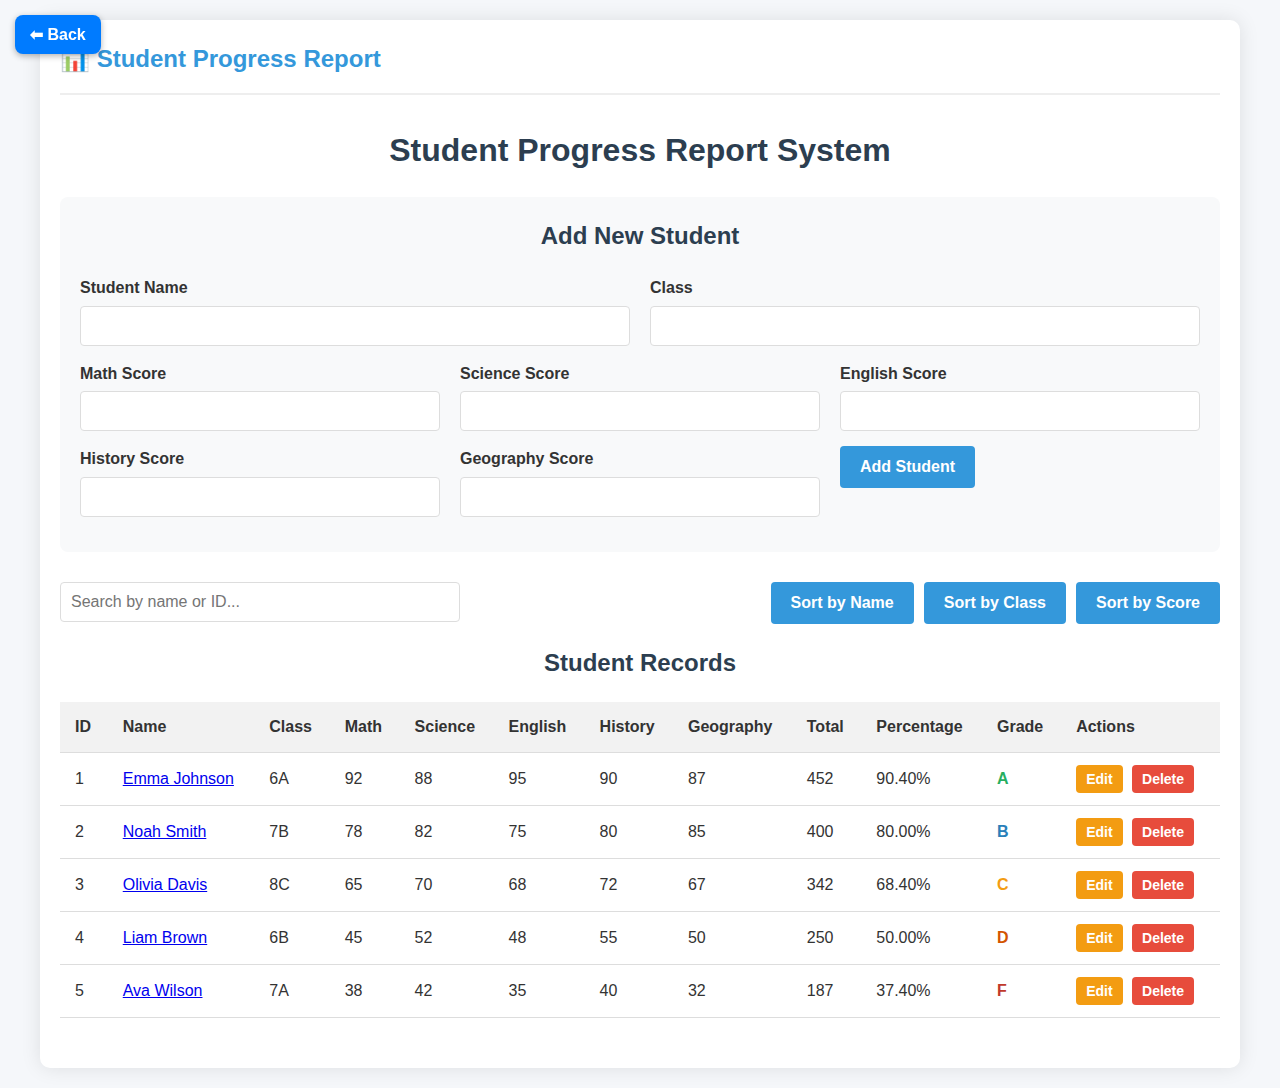
<file: progress.html>
<!DOCTYPE html>
<html lang="en">
<head>
    <meta charset="UTF-8">
    <meta name="viewport" content="width=device-width, initial-scale=1.0">
    <title>Student Progress Report System</title>
    <style>
        /* General Styles */
        * {
            box-sizing: border-box;
            margin: 0;
            padding: 0;
            font-family: 'Segoe UI', Tahoma, Geneva, Verdana, sans-serif;
        }

        body {
            background-color: #f5f7fa;
            color: #333;
            line-height: 1.6;
            padding: 20px;
        }

        .container {
            max-width: 1200px;
            margin: 0 auto;
            background-color: white;
            border-radius: 10px;
            box-shadow: 0 0 20px rgba(0, 0, 0, 0.1);
            padding: 20px;
        }

        h1, h2, h3 {
            color: #2c3e50;
            margin-bottom: 20px;
            text-align: center;
        }

        /* Header and Navigation */
        header {
            display: flex;
            justify-content: space-between;
            align-items: center;
            margin-bottom: 30px;
            padding-bottom: 15px;
            border-bottom: 2px solid #eee;
        }

        .logo {
            font-size: 24px;
            font-weight: bold;
            color: #3498db;
        }

        /* Form Styles */
        .form-container {
            background-color: #f8f9fa;
            padding: 20px;
            border-radius: 8px;
            margin-bottom: 30px;
        }

        .form-row {
            display: flex;
            flex-wrap: wrap;
            margin: 0 -10px;
        }

        .form-group {
            flex: 1 0 200px;
            margin: 0 10px 15px;
        }

        label {
            display: block;
            margin-bottom: 5px;
            font-weight: 600;
        }

        input, select {
            width: 100%;
            padding: 10px;
            border: 1px solid #ddd;
            border-radius: 4px;
            font-size: 16px;
        }

        button {
            background-color: #3498db;
            color: white;
            border: none;
            padding: 12px 20px;
            border-radius: 4px;
            cursor: pointer;
            font-size: 16px;
            font-weight: 600;
            transition: background-color 0.3s;
        }

        button:hover {
            background-color: #2980b9;
        }

        /* Controls */
        .controls {
            display: flex;
            justify-content: space-between;
            margin-bottom: 20px;
            flex-wrap: wrap;
        }

        .search-box {
            flex: 1;
            max-width: 400px;
            margin-right: 15px;
        }

        .sort-options {
            display: flex;
            gap: 10px;
        }

        /* Table Styles */
        .table-container {
            overflow-x: auto;
        }

        table {
            width: 100%;
            border-collapse: collapse;
            margin-bottom: 30px;
        }

        th, td {
            padding: 12px 15px;
            text-align: left;
            border-bottom: 1px solid #ddd;
        }

        th {
            background-color: #f2f2f2;
            font-weight: 600;
            cursor: pointer;
        }

        th:hover {
            background-color: #e6e6e6;
        }

        tbody tr:hover {
            background-color: #f9f9f9;
        }

        .action-btn {
            padding: 6px 10px;
            margin-right: 5px;
            font-size: 14px;
        }

        .edit-btn {
            background-color: #f39c12;
        }

        .edit-btn:hover {
            background-color: #e67e22;
        }

        .delete-btn {
            background-color: #e74c3c;
        }

        .delete-btn:hover {
            background-color: #c0392b;
        }

        /* Grade Colors */
        .grade-A {
            color: #27ae60;
            font-weight: bold;
        }

        .grade-B {
            color: #2980b9;
            font-weight: bold;
        }

        .grade-C {
            color: #f39c12;
            font-weight: bold;
        }

        .grade-D {
            color: #d35400;
            font-weight: bold;
        }

        .grade-F {
            color: #c0392b;
            font-weight: bold;
        }

        /* Modal Styles */
        .modal {
            display: none;
            position: fixed;
            top: 0;
            left: 0;
            width: 100%;
            height: 100%;
            background-color: rgba(0, 0, 0, 0.5);
            z-index: 1000;
            overflow: auto;
        }

        .modal-content {
            background-color: white;
            margin: 50px auto;
            padding: 30px;
            border-radius: 8px;
            width: 90%;
            max-width: 800px;
            position: relative;
        }

        .close-btn {
            position: absolute;
            top: 15px;
            right: 15px;
            font-size: 24px;
            cursor: pointer;
            color: #999;
        }

        .close-btn:hover {
            color: #333;
        }

        .report-card {
            border: 2px solid #3498db;
            border-radius: 8px;
            padding: 20px;
            margin-top: 20px;
        }

        .student-info {
            display: flex;
            justify-content: space-between;
            margin-bottom: 20px;
        }

        .subject-scores {
            width: 100%;
            margin-bottom: 20px;
        }

        .summary {
            display: flex;
            justify-content: space-around;
            margin-top: 20px;
            padding-top: 20px;
            border-top: 1px dashed #ccc;
        }

        .summary-item {
            text-align: center;
        }

        .summary-value {
            font-size: 24px;
            font-weight: bold;
        }

        .download-btn {
            display: block;
            margin: 20px auto 0;
            background-color: #27ae60;
        }

        .download-btn:hover {
            background-color: #219653;
        }

        /* Responsive Styles */
        @media (max-width: 768px) {
            .form-row {
                flex-direction: column;
            }
            
            .form-group {
                flex: 1 0 100%;
            }
            
            .controls {
                flex-direction: column;
            }
            
            .search-box {
                max-width: 100%;
                margin-right: 0;
                margin-bottom: 15px;
            }
            
            .sort-options {
                flex-wrap: wrap;
            }
            
            .student-info {
                flex-direction: column;
            }
            
            .summary {
                flex-direction: column;
                gap: 15px;
            }
        }
    </style>
</head>
<body>
    <div class="container">
        <header>
            <div class="logo">📊 Student Progress Report</div>
        </header>

        <h1>Student Progress Report System</h1>
<!-- Put this where you want the back button to show (usually inside <body>) -->
<button class="back-btn" onclick="goBack()">⬅ Back</button>

<style>
  .back-btn {
    position: fixed;   /* stays in place */
    top: 15px;
    left: 15px;
    background: #007bff;
    color: white;
    border: none;
    padding: 10px 15px;
    border-radius: 8px;
    font-size: 16px;
    cursor: pointer;
    box-shadow: 0 2px 6px rgba(0,0,0,0.3);
    transition: 0.2s;
    z-index: 9999;
  }
  .back-btn:hover {
    background: #0056b3;
  }
</style>

<script>
  function goBack() {
    // Go to previous page if available
    if (document.referrer) {
      window.history.back();
    } else {
      // If no history, go to home page
      window.location.href = "home.html";
    }
  }
</script>

        <!-- Add Student Form -->
        <div class="form-container">
            <h2>Add New Student</h2>
            <form id="student-form">
                <div class="form-row">
                    <div class="form-group">
                        <label for="name">Student Name</label>
                        <input type="text" id="name" required>
                    </div>
                    <div class="form-group">
                        <label for="class">Class</label>
                        <input type="text" id="class" required>
                    </div>
                </div>
                
                <div class="form-row">
                    <div class="form-group">
                        <label for="math">Math Score</label>
                        <input type="number" id="math" min="0" max="100" required>
                    </div>
                    <div class="form-group">
                        <label for="science">Science Score</label>
                        <input type="number" id="science" min="0" max="100" required>
                    </div>
                    <div class="form-group">
                        <label for="english">English Score</label>
                        <input type="number" id="english" min="0" max="100" required>
                    </div>
                </div>
                
                <div class="form-row">
                    <div class="form-group">
                        <label for="history">History Score</label>
                        <input type="number" id="history" min="0" max="100" required>
                    </div>
                    <div class="form-group">
                        <label for="geography">Geography Score</label>
                        <input type="number" id="geography" min="0" max="100" required>
                    </div>
                    <div class="form-group">
                        <button type="submit">Add Student</button>
                    </div>
                </div>
            </form>
        </div>

        <!-- Controls -->
        <div class="controls">
            <div class="search-box">
                <input type="text" id="search-input" placeholder="Search by name or ID...">
            </div>
            <div class="sort-options">
                <button id="sort-name">Sort by Name</button>
                <button id="sort-class">Sort by Class</button>
                <button id="sort-score">Sort by Score</button>
            </div>
        </div>

        <!-- Students Table -->
        <div class="table-container">
            <h2>Student Records</h2>
            <table id="students-table">
                <thead>
                    <tr>
                        <th>ID</th>
                        <th>Name</th>
                        <th>Class</th>
                        <th>Math</th>
                        <th>Science</th>
                        <th>English</th>
                        <th>History</th>
                        <th>Geography</th>
                        <th>Total</th>
                        <th>Percentage</th>
                        <th>Grade</th>
                        <th>Actions</th>
                    </tr>
                </thead>
                <tbody id="students-list">
                    <!-- Student data will be inserted here -->
                </tbody>
            </table>
        </div>

        <!-- Report Card Modal -->
        <div id="report-modal" class="modal">
            <div class="modal-content">
                <span class="close-btn">&times;</span>
                <h2>Student Report Card</h2>
                <div id="report-card" class="report-card">
                    <!-- Report card content will be inserted here -->
                </div>
                <button id="download-report" class="download-btn">Download Report</button>
            </div>
        </div>
    </div>

    <script>
        // Student data structure and initial sample data
        let students = JSON.parse(localStorage.getItem('students')) || [
            { id: 1, name: "Emma Johnson", class: "6A", math: 92, science: 88, english: 95, history: 90, geography: 87 },
            { id: 2, name: "Noah Smith", class: "7B", math: 78, science: 82, english: 75, history: 80, geography: 85 },
            { id: 3, name: "Olivia Davis", class: "8C", math: 65, science: 70, english: 68, history: 72, geography: 67 },
            { id: 4, name: "Liam Brown", class: "6B", math: 45, science: 52, english: 48, history: 55, geography: 50 },
            { id: 5, name: "Ava Wilson", class: "7A", math: 38, science: 42, english: 35, history: 40, geography: 32 }
        ];

        // Save students to localStorage
        function saveStudents() {
            localStorage.setItem('students', JSON.stringify(students));
        }

        // Calculate total marks for a student
        function calculateTotal(student) {
            return student.math + student.science + student.english + student.history + student.geography;
        }

        // Calculate percentage for a student
        function calculatePercentage(student) {
            return (calculateTotal(student) / 5).toFixed(2);
        }

        // Determine grade based on percentage
        function calculateGrade(percentage) {
            if (percentage >= 90) return "A";
            if (percentage >= 75) return "B";
            if (percentage >= 60) return "C";
            if (percentage >= 40) return "D";
            return "F";
        }

        // Get grade CSS class for styling
        function getGradeClass(grade) {
            return `grade-${grade}`;
        }

        // Render students table
        function renderStudentsTable(studentsArray = students) {
            const tbody = document.getElementById('students-list');
            tbody.innerHTML = '';
            
            studentsArray.forEach(student => {
                const total = calculateTotal(student);
                const percentage = calculatePercentage(student);
                const grade = calculateGrade(percentage);
                const gradeClass = getGradeClass(grade);
                
                const row = document.createElement('tr');
                row.innerHTML = `
                    <td>${student.id}</td>
                    <td><a href="#" class="view-report" data-id="${student.id}">${student.name}</a></td>
                    <td>${student.class}</td>
                    <td>${student.math}</td>
                    <td>${student.science}</td>
                    <td>${student.english}</td>
                    <td>${student.history}</td>
                    <td>${student.geography}</td>
                    <td>${total}</td>
                    <td>${percentage}%</td>
                    <td class="${gradeClass}">${grade}</td>
                    <td>
                        <button class="action-btn edit-btn" data-id="${student.id}">Edit</button>
                        <button class="action-btn delete-btn" data-id="${student.id}">Delete</button>
                    </td>
                `;
                
                tbody.appendChild(row);
            });
            
            // Add event listeners to view report links
            document.querySelectorAll('.view-report').forEach(link => {
                link.addEventListener('click', function(e) {
                    e.preventDefault();
                    const studentId = parseInt(this.getAttribute('data-id'));
                    showReportCard(studentId);
                });
            });
            
            // Add event listeners to edit buttons
            document.querySelectorAll('.edit-btn').forEach(btn => {
                btn.addEventListener('click', function() {
                    const studentId = parseInt(this.getAttribute('data-id'));
                    editStudent(studentId);
                });
            });
            
            // Add event listeners to delete buttons
            document.querySelectorAll('.delete-btn').forEach(btn => {
                btn.addEventListener('click', function() {
                    const studentId = parseInt(this.getAttribute('data-id'));
                    deleteStudent(studentId);
                });
            });
        }

        // Show report card in modal
        function showReportCard(studentId) {
            const student = students.find(s => s.id === studentId);
            if (!student) return;
            
            const total = calculateTotal(student);
            const percentage = calculatePercentage(student);
            const grade = calculateGrade(percentage);
            const gradeClass = getGradeClass(grade);
            
            const reportCard = document.getElementById('report-card');
            reportCard.innerHTML = `
                <div class="student-info">
                    <div>
                        <h3>${student.name}</h3>
                        <p>Class: ${student.class}</p>
                        <p>Student ID: ${student.id}</p>
                    </div>
                </div>
                
                <table class="subject-scores">
                    <thead>
                        <tr>
                            <th>Subject</th>
                            <th>Score</th>
                        </tr>
                    </thead>
                    <tbody>
                        <tr>
                            <td>Mathematics</td>
                            <td>${student.math}</td>
                        </tr>
                        <tr>
                            <td>Science</td>
                            <td>${student.science}</td>
                        </tr>
                        <tr>
                            <td>English</td>
                            <td>${student.english}</td>
                        </tr>
                        <tr>
                            <td>History</td>
                            <td>${student.history}</td>
                        </tr>
                        <tr>
                            <td>Geography</td>
                            <td>${student.geography}</td>
                        </tr>
                    </tbody>
                </table>
                
                <div class="summary">
                    <div class="summary-item">
                        <div class="summary-label">Total Marks</div>
                        <div class="summary-value">${total}/500</div>
                    </div>
                    <div class="summary-item">
                        <div class="summary-label">Percentage</div>
                        <div class="summary-value">${percentage}%</div>
                    </div>
                    <div class="summary-item">
                        <div class="summary-label">Grade</div>
                        <div class="summary-value ${gradeClass}">${grade}</div>
                    </div>
                </div>
            `;
            
            // Show the modal
            document.getElementById('report-modal').style.display = 'block';
            
            // Set up download button
            document.getElementById('download-report').onclick = function() {
                window.print();
            };
        }

        // Add new student
        function addStudent(e) {
            e.preventDefault();
            
            // Get form values
            const name = document.getElementById('name').value;
            const studentClass = document.getElementById('class').value;
            const math = parseInt(document.getElementById('math').value);
            const science = parseInt(document.getElementById('science').value);
            const english = parseInt(document.getElementById('english').value);
            const history = parseInt(document.getElementById('history').value);
            const geography = parseInt(document.getElementById('geography').value);
            
            // Generate new ID
            const newId = students.length > 0 ? Math.max(...students.map(s => s.id)) + 1 : 1;
            
            // Create new student object
            const newStudent = {
                id: newId,
                name,
                class: studentClass,
                math,
                science,
                english,
                history,
                geography
            };
            
            // Add to students array
            students.push(newStudent);
            
            // Save and refresh
            saveStudents();
            renderStudentsTable();
            
            // Reset form
            document.getElementById('student-form').reset();
        }

        // Edit student
        function editStudent(studentId) {
            const student = students.find(s => s.id === studentId);
            if (!student) return;
            
            // Pre-fill the form with student data
            document.getElementById('name').value = student.name;
            document.getElementById('class').value = student.class;
            document.getElementById('math').value = student.math;
            document.getElementById('science').value = student.science;
            document.getElementById('english').value = student.english;
            document.getElementById('history').value = student.history;
            document.getElementById('geography').value = student.geography;
            
            // Remove the student (will be re-added with updated info)
            deleteStudent(studentId, false);
            
            // Scroll to form
            document.querySelector('.form-container').scrollIntoView({ behavior: 'smooth' });
        }

        // Delete student
        function deleteStudent(studentId, confirmDelete = true) {
            if (confirmDelete && !confirm('Are you sure you want to delete this student record?')) {
                return;
            }
            
            students = students.filter(s => s.id !== studentId);
            saveStudents();
            renderStudentsTable();
        }

        // Search students
        function searchStudents() {
            const searchTerm = document.getElementById('search-input').value.toLowerCase();
            
            if (!searchTerm) {
                renderStudentsTable();
                return;
            }
            
            const filteredStudents = students.filter(student => 
                student.name.toLowerCase().includes(searchTerm) || 
                student.id.toString().includes(searchTerm)
            );
            
            renderStudentsTable(filteredStudents);
        }

        // Sort students
        function sortStudents(criteria) {
            const sortedStudents = [...students];
            
            switch(criteria) {
                case 'name':
                    sortedStudents.sort((a, b) => a.name.localeCompare(b.name));
                    break;
                case 'class':
                    sortedStudents.sort((a, b) => a.class.localeCompare(b.class));
                    break;
                case 'score':
                    sortedStudents.sort((a, b) => calculateTotal(b) - calculateTotal(a));
                    break;
            }
            
            renderStudentsTable(sortedStudents);
        }

        // Initialize the application
        function init() {
            // Render initial student table
            renderStudentsTable();
            
            // Add event listener to form
            document.getElementById('student-form').addEventListener('submit', addStudent);
            
            // Add event listener to search input
            document.getElementById('search-input').addEventListener('input', searchStudents);
            
            // Add event listeners to sort buttons
            document.getElementById('sort-name').addEventListener('click', () => sortStudents('name'));
            document.getElementById('sort-class').addEventListener('click', () => sortStudents('class'));
            document.getElementById('sort-score').addEventListener('click', () => sortStudents('score'));
            
            // Add event listener to close modal button
            document.querySelector('.close-btn').addEventListener('click', function() {
                document.getElementById('report-modal').style.display = 'none';
            });
            
            // Close modal when clicking outside
            window.addEventListener('click', function(event) {
                if (event.target === document.getElementById('report-modal')) {
                    document.getElementById('report-modal').style.display = 'none';
                }
            });
        }

        // Start the application when the DOM is loaded
        document.addEventListener('DOMContentLoaded', init);
    </script>
</body>
</html>
</file>
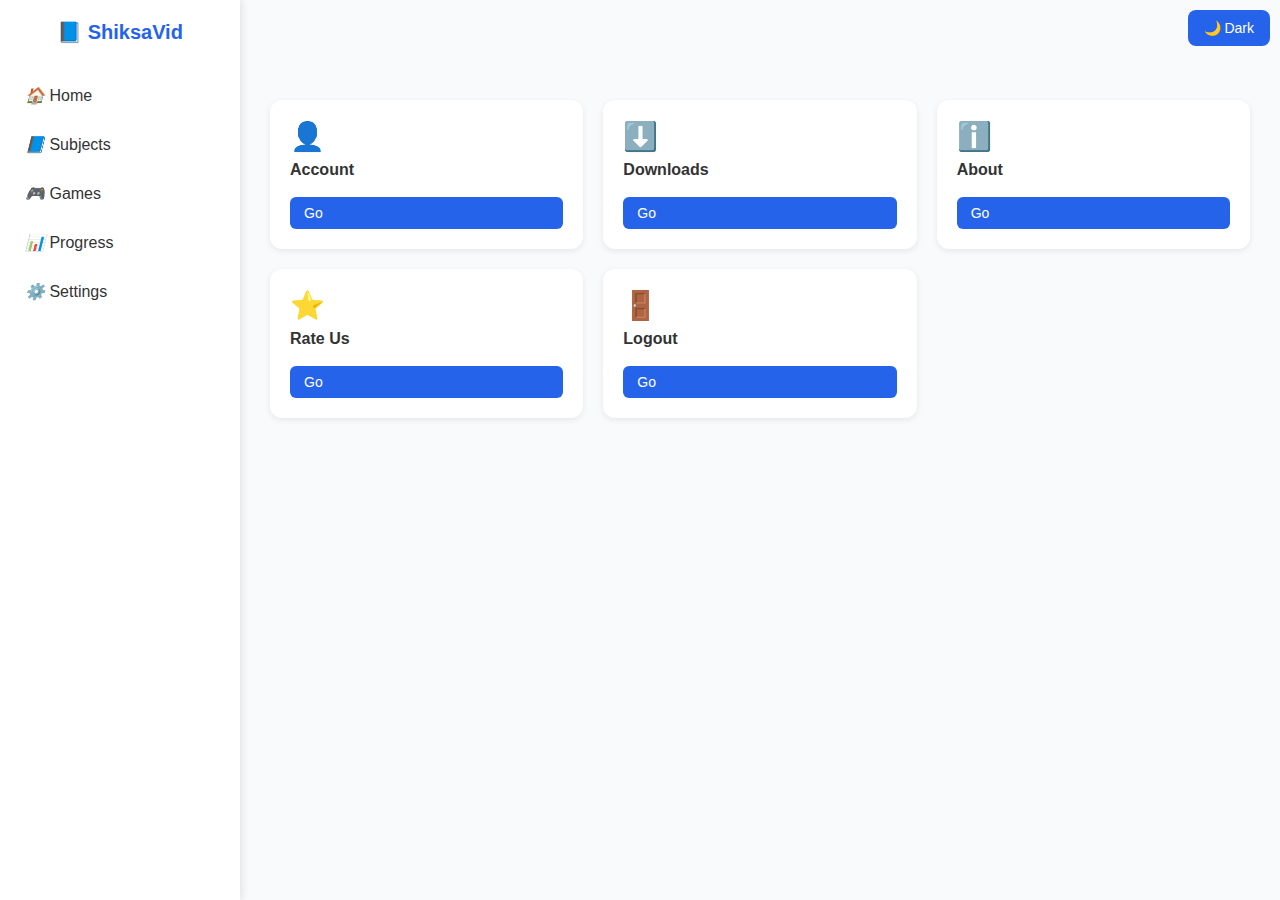
<file: settings.html>
<!DOCTYPE html>
<html lang="bn">
<head>
  <meta charset="UTF-8" />
  <meta name="viewport" content="width=device-width, initial-scale=1.0"/>
  <title>ShiksaVid Dashboard</title>
  <link href="https://fonts.googleapis.com/css2?family=Poppins:wght@400;500;600&display=swap" rel="stylesheet"/>
  <link rel="stylesheet" href="settings.css">

  
</head>
<body>
  <!-- Sidebar -->
  <div class="sidebar">
    <div class="logo">📘 ShiksaVid</div>
    <a href="homePage.html" ><i>🏠</i> Home</a>
    <a href="subjects.html" class="active"><i>📘</i> Subjects</a>
    <a href="games.html"><i>🎮</i> Games</a>
    <a href="progress.html"><i>📊</i> Progress</a>
    <a href="settings.html"><i>⚙️</i> Settings</a>
  </div>

  <!-- Main Content -->
  <div class="main">
    <!-- Theme Toggle -->
    <div class="topbar">
      <button id="themeBtn">🌙 Dark </button>
    </div>

    <!-- Cards -->
    <div class="cards">
      <div class="card">
        <div class="card-icon">👤</div>
        <h3>Account</h3>
        <a href="#" class="go-link">Go</a>
      </div>

      <div class="card">
        <div class="card-icon">⬇️</div>
        <h3>Downloads</h3>
        <a href="#" class="go-link">Go</a>
      </div>

      <div class="card">
        <div class="card-icon">ℹ️</div>
        <h3>About</h3>
        <a href="#" class="go-link">Go</a>
      </div>

      <div class="card">
        <div class="card-icon">⭐</div>
        <h3>Rate Us</h3>
        <a href="#" class="go-link">Go</a>
      </div>

      <div class="card">
        <div class="card-icon">🚪</div>
        <h3>Logout</h3>
        <a href="#" class="go-link">Go</a>
      </div>
    </div>
  </div>
  
</body>
</html>
</file>
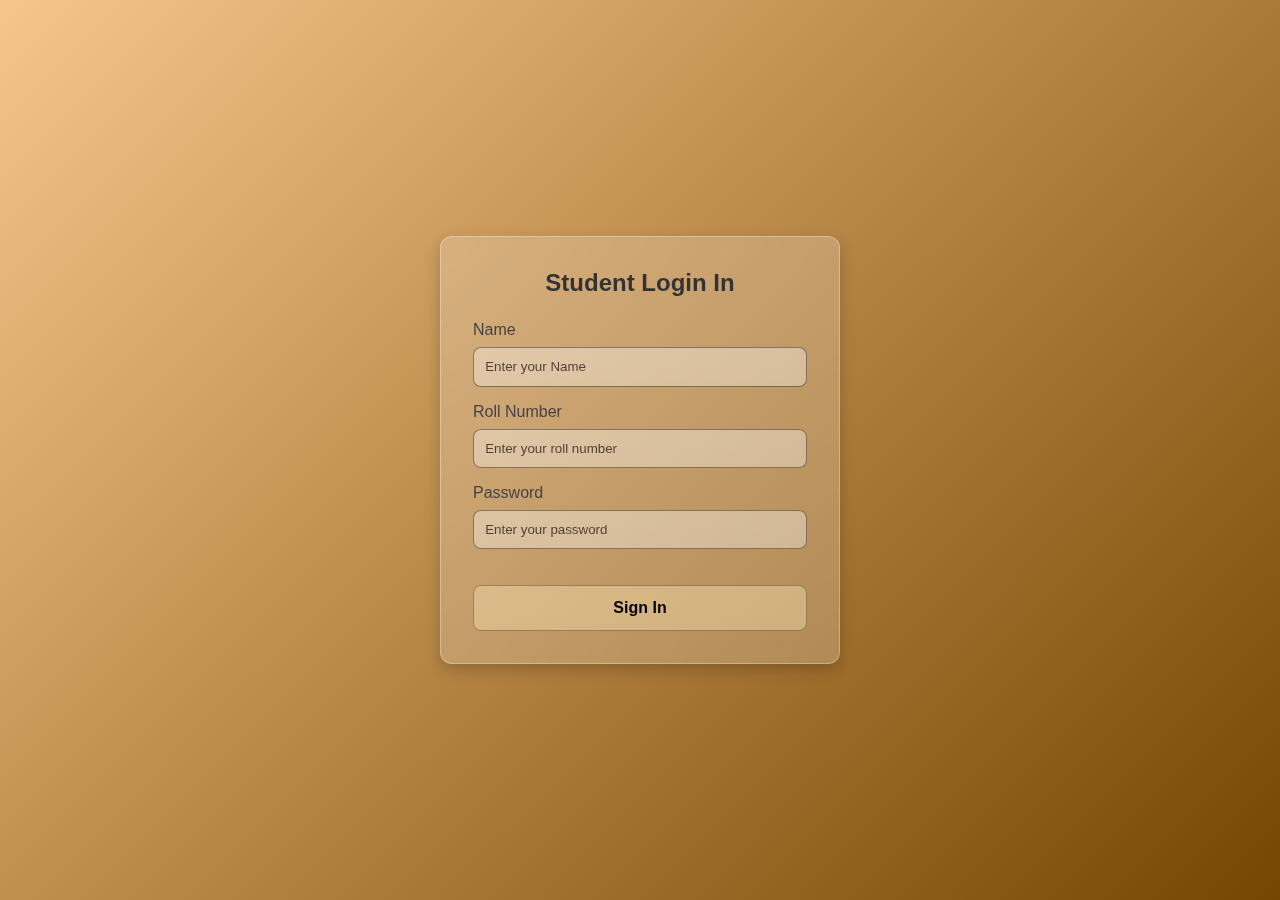
<file: signinStudent.html>
<!DOCTYPE html>
<html lang="en">
<head>
    <meta charset="UTF-8">
    <meta name="viewport" content="width=device-width, initial-scale=1.0">
    <link rel="stylesheet" href="signinStudent.css"/>
    <title>Student-login</title>
</head>
<body>
    <div class="container">
    <h2>Student Login In</h2>
    <form>
      <div class="form-group">
        <label for="name">Name</label>
        <input type="name" id="name" placeholder="Enter your Name" required />
      </div>
      <div class="form-group">
        <label for="roll">Roll Number</label>
        <input type="roll" id="roll" placeholder="Enter your roll number" required />
      </div>
      <div class="form-group">
        <label for="password">Password</label>
        <input type="password" id="password" placeholder="Enter your password" required />
      </div>
      <button type="submit" class="btn" style="margin-top: 20px;">Sign In</button>
     </form>
  </div>
  <script src="signinStudent.js"></script>

</body>
</html>
</file>
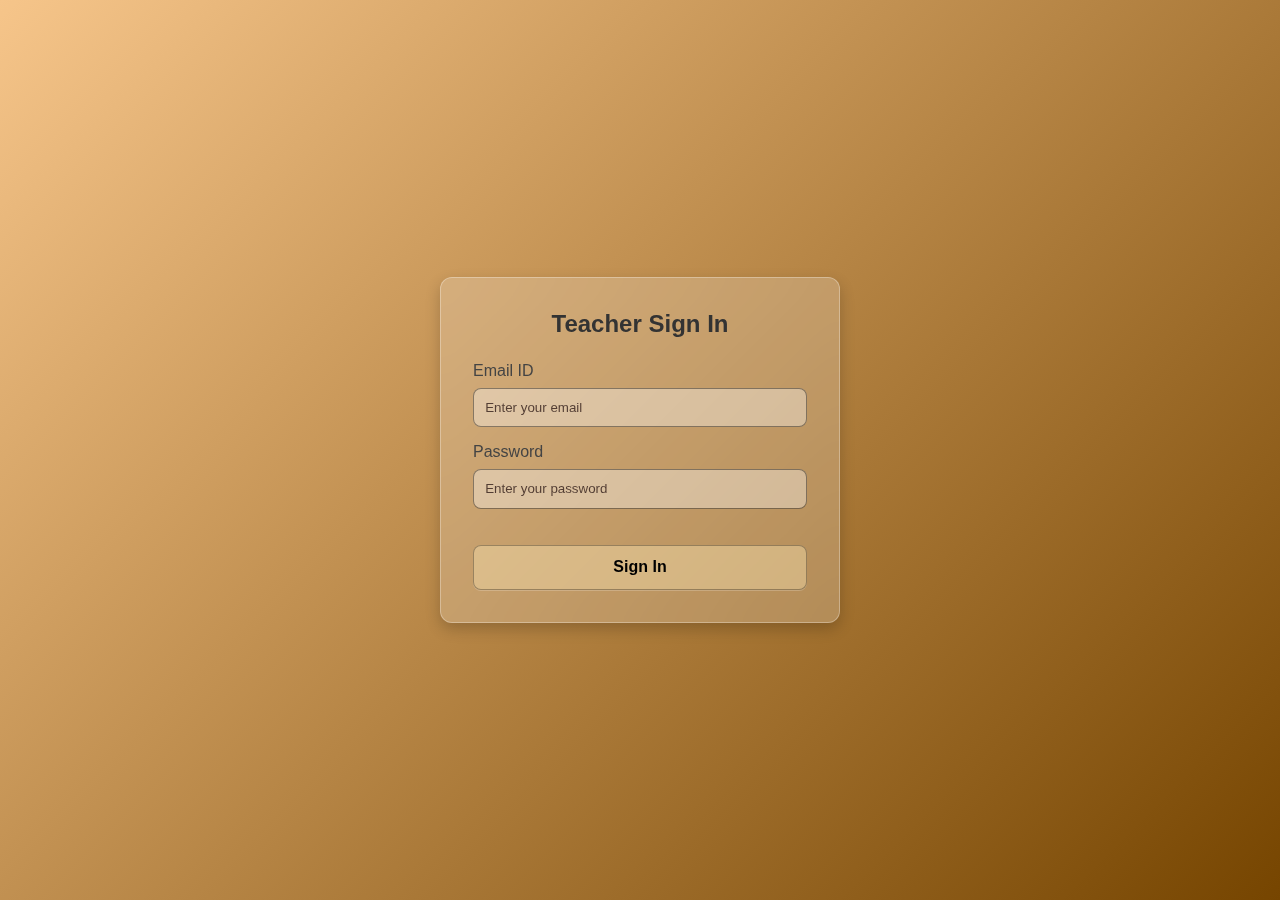
<file: signinTeacher.html>
<!DOCTYPE html>
<html lang="en">
<head>
    <meta charset="UTF-8">
    <meta name="viewport" content="width=device-width, initial-scale=1.0">
    <link rel="stylesheet" href="signinTeacher.css"/>
    <title>Teacher-login</title>
</head>
<body>
    <div class="container">
    <h2>Teacher Sign In</h2>
    <form>
      <div class="form-group">
        <label for="email">Email ID</label>
        <input type="email" id="email" placeholder="Enter your email" required />
      </div>
      <div class="form-group">
        <label for="password">Password</label>
        <input type="password" id="password" placeholder="Enter your password" required />
      </div>
      <button type="submit" class="btn" style="margin-top: 20px;">Sign In</button>
     </form>
  </div>
</body>
</html>
</file>
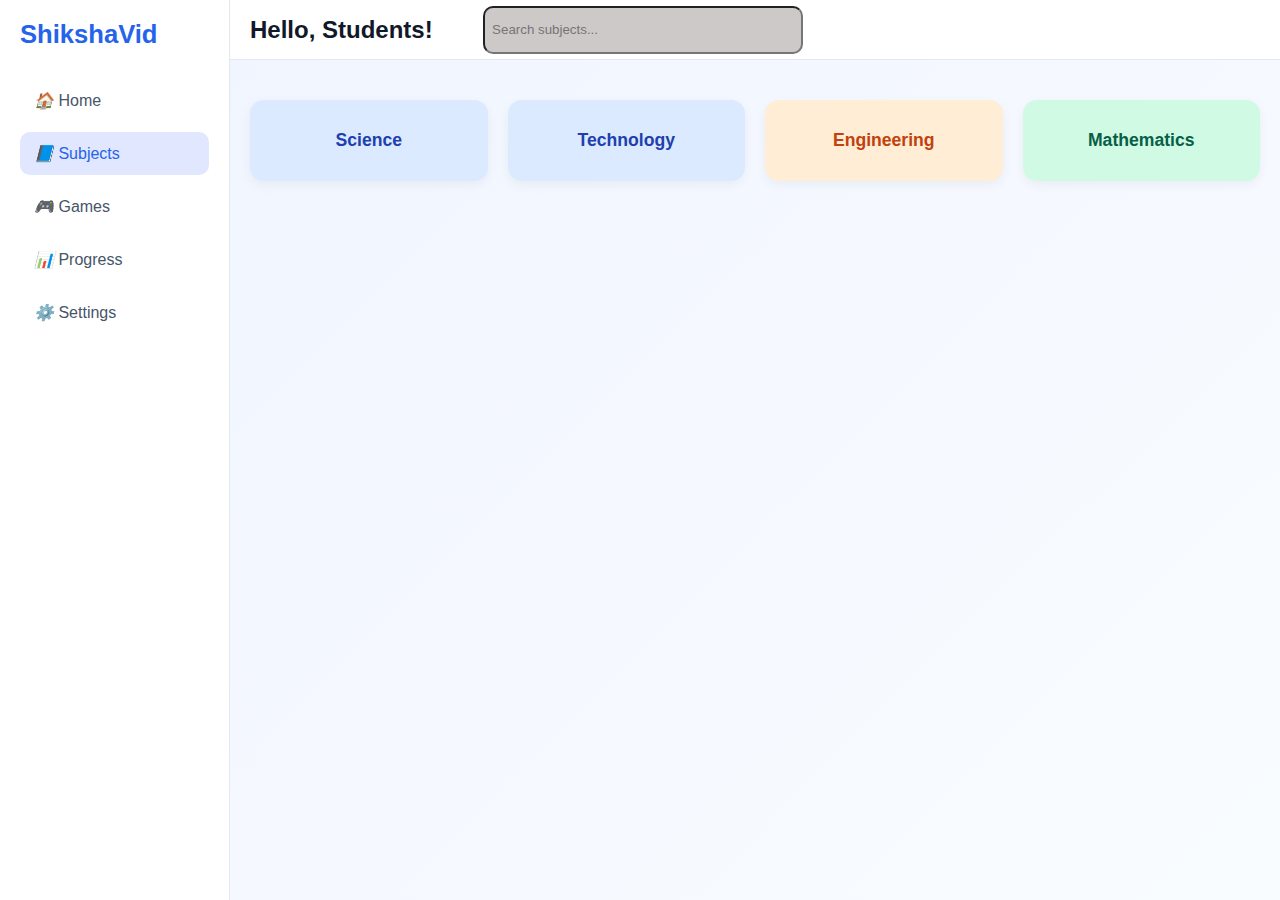
<file: subjects.html>
<!DOCTYPE html>
<html lang="en">
<head>
    <meta charset="UTF-8">
    <meta name="viewport" content="width=device-width, initial-scale=1.0">
    <title>subject Dashboard</title>
    <link rel="stylesheet" href="subjects.css">
</head>
<body>
    <div class="container">
    <!-- Sidebar (Desktop only) -->
        <aside class="sidebar">
            <h2 class="logo">ShikshaVid</h2>
            <nav>
                <a href="homePage.html" ><i>🏠</i> Home</a>
                <a href="subjects.html" class="active"><i>📘</i> Subjects</a>
                <a href="games.html"><i>🎮</i> Games</a>
                <a href="progress.html"><i>📊</i> Progress</a>
                <a href="settings.html"><i>⚙️</i> Settings</a>
            </nav>
        </aside>
    <!-- Main Content -->
    <main class="content">
        <header>
          <h1>Hello, Students!</h1>
            <div class="navbar">
                <input type="text" class="searchbar" placeholder=" &nbsp;Search subjects...">
            </div>
        </header>
        <section class="cards">
            <div class="card blue">Science</div>
            <div class="card blue">Technology</div>
            <div class="card orange">Engineering</div>
            <div class="card green">Mathematics</div>
        </section>
    </main>
    </div>
    <!-- Mobile only (bottom navbar)-->
    <nav class="bottom-nav">
    <a href="homePage.html" >🏠<span>Home</span></a>
    <a href="subjects.html" class="active">📘<span>Subjects</span></a>
    <a href="games.html">🎮<span>Games</span></a>
    <a href="progress.html">📊<span>Progress</span></a>
    <a href="settings.html">⚙️<span>Settings</span></a>
  </nav>
    
</body>
</html>
</file>
<file: starting.css>
/* starting.css */

/* Import modern font */
@import url('https://fonts.googleapis.com/css2?family=Poppins:wght@400;600&display=swap');

* {
    margin: 0;
    padding: 0;
    box-sizing: border-box;
    font-family: "Poppins", sans-serif;
}

body, html {
    height: 100%;
    width: 100%;
}

/* Container */
.container {
    position: relative;
    height: 100vh;
    width: 100%;
    overflow: hidden;
    display: flex;
    flex-direction: column;
    align-items: center;
    justify-content: center;
    text-align: center;
    padding: 20px;
}

/* Full-screen background image */
.container > img {
    position: absolute;
    top: 0;
    left: 0;
    height: 100%;
    width: 100%;
    object-fit: cover;
    z-index: -1;
    filter: brightness(0.95);
}

/* Govt logo */
.govt-logo img {
    height: 90px;
    width: 90px;
    margin-bottom: 20px;
    animation: fadeIn 1s ease-in-out;
}

/* Header text */
.header h1 {
    font-size: 2.8rem;
    margin-bottom: 10px;
    color: rgb(226, 162, 43);
    font-weight: 600;
    animation: slideDown 1s ease;
}

.header h2 {
    font-size: 1.3rem;
    font-weight: 400;
    color: rgb(226, 113, 43);
    margin-bottom: 40px;
    animation: slideUp 1.2s ease;
}
/* Buttons */
.continue-button {
    display: flex;
    gap: 20px;
    flex-wrap: wrap;
    justify-content: center;
    margin-top: 30px; /* Adjust this value to move buttons up/down */
    animation: fadeIn 1.5s ease;
}

.continue-button button {
    padding: 12px 28px;
    font-size: 1rem;
    font-weight: 600;
    border: none;
    border-radius: 30px;
    cursor: pointer;
    background: linear-gradient(135deg, #f5b700, #f28c28);
    color: white;
    box-shadow: 0 4px 10px rgba(0,0,0,0.15);
    transition: all 0.3s ease;
}


.continue-button button:hover {
    background: linear-gradient(135deg, #e08e0b, #d16e1e);
    transform: translateY(-3px) scale(1.05);
}

/* Responsive */
@media (max-width: 768px) {
    .header h1 {
        font-size: 2rem;
    }
    .header h2 {
        font-size: 1rem;
    }
    .continue-button {
        flex-direction: column;
        gap: 15px;
    }
    .continue-button button {
        width: 200px;
    }
}

/* Animations */
@keyframes fadeIn {
    from { opacity: 0; transform: scale(0.9); }
    to { opacity: 1; transform: scale(1); }
}

@keyframes slideDown {
    from { opacity: 0; transform: translateY(-30px); }
    to { opacity: 1; transform: translateY(0); }
}

@keyframes slideUp {
    from { opacity: 0; transform: translateY(30px); }
    to { opacity: 1; transform: translateY(0); }
}

button {
  padding: 10px 20px;
  font-size: 16px;
  background: #317EFB;
  color: white;
  border: none;
  border-radius: 10px;
  cursor: pointer;
}
</file>
<file: settings.css>
:root {
      --bg-color: #f9fafb;
      --text-color: #333;
      --card-bg: #fff;
      --sidebar-bg: #fff;
    }

    body.dark {
      --bg-color: #1e293b;
      --text-color: #f9fafb;
      --card-bg: #334155;
      --sidebar-bg: #334155;
    }

    body {
      margin: 0;
      font-family: 'Poppins', sans-serif;
      background: var(--bg-color);
      color: var(--text-color);
      display: flex;
      min-height: 100vh;
    }

    .sidebar {
      width: 220px;
      background: var(--sidebar-bg);
      padding: 20px 10px;
      box-shadow: 2px 0 8px rgba(0, 0, 0, 0.1);
    }

    .logo {
      font-size: 20px;
      font-weight: 600;
      color: #2563eb;
      text-align: center;
      margin-bottom: 30px;
    }

    .sidebar a {
      display: block;
      padding: 12px 15px;
      margin: 6px 0;
      border-radius: 8px;
      text-decoration: none;
      color: var(--text-color);
      font-weight: 500;
      transition: background 0.3s, color 0.3s;
    }

    .sidebar a:hover {
      background: #f0f4ff;
      color: #2563eb;
    }

    .main {
      flex: 1;
      padding: 30px;
      position: relative;
    }

    .topbar {
      position: absolute;
      top: 20px;
      right: 30px;
    }

    .topbar button {
      padding: 10px 16px;
      border: none;
      border-radius: 8px;
      background: #2563eb;
      color: white;
      font-size: 14px;
      cursor: pointer;
      transition: 0.3s;
    }

    .topbar button:hover {
      background: #1d4ed8;
    }
    .topbar {
        top: 10px;
        right: 10px;
      }

    .cards {
      display: grid;
      grid-template-columns: repeat(auto-fit, minmax(240px, 1fr));
      gap: 20px;
      margin-top: 70px;
    }

    .card {
      background: var(--card-bg);
      border-radius: 12px;
      padding: 20px;
      box-shadow: 0 2px 6px rgba(0, 0, 0, 0.08);
      display: flex;
      flex-direction: column;
      justify-content: space-between;
      transition: transform 0.3s;
    }

    .card:hover {
      transform: translateY(-4px);
    }

    .card-icon {
      font-size: 28px;
      margin-bottom: 8px;
    }

    .card h3 {
      margin: 0 0 10px 0;
      font-size: 16px;
      font-weight: 600;
    }

    .go-link {
      display: inline-block;
      margin-top: 8px;
      background: #2563eb;
      color: white;
      padding: 8px 14px;
      border-radius: 6px;
      text-decoration: none;
      font-size: 14px;
      transition: background 0.3s;
    }

    .go-link:hover {
      background: #1d4ed8;
    }

    @media (max-width: 768px) {
      body {
        flex-direction: column;
      }

      .sidebar {
        width: 100%;
        display: flex;
        justify-content: space-around;
        border-bottom: 1px solid #e0e0e0;
      }

      .main {
        padding: 20px;
      }

      
    }
</file>
<file: signinStudent.css>
* {
      margin: 0;
      padding: 0;
      box-sizing: border-box;
      font-family: "Segoe UI", Tahoma, Geneva, Verdana, sans-serif;
    }

    body {
      display: flex;
      justify-content: center;
      align-items: center;
      height: 100vh;
      background: linear-gradient(135deg, #f6c58a, #764500);
    }

    .container {
      background: rgba(255, 255, 255, 0.2); /* transparent white */
      padding: 2rem;
      border-radius: 12px;
      width: 100%;
      max-width: 400px;
      box-shadow: 0px 6px 15px rgba(0, 0, 0, 0.2);
      backdrop-filter: blur(15px); /* glass effect */
      -webkit-backdrop-filter: blur(15px); /* for Safari */
      animation: fadeIn 0.8s ease-in-out;
      border: 1px solid rgba(255, 255, 255, 0.3); 
    }

    .container h2 {
      text-align: center;
      margin-bottom: 1.5rem;
      color: #333;
    }

    .form-group {
      margin-bottom: 1rem;
    }

    .form-group label {
      display: block;
      margin-bottom: 0.5rem;
      font-weight: 500;
      color: #444;
    }

    /* Transparent input fields */
.form-group input {
  width: 100%;
  padding: 0.7rem;
  border: 1px solid rgba(0, 0, 0, 0.4);
  border-radius: 8px;
  outline: none;
  background: rgba(255, 255, 255, 0.2); /* transparent */
  color: #000000;
  backdrop-filter: blur(10px);
  -webkit-backdrop-filter: blur(10px);
  transition: 0.3s;
}

.form-group input::placeholder {
  color: rgba(23, 4, 4, 0.7); /* light placeholder */
}

.form-group input:focus {
  border-color: #000000;
  box-shadow: 0px 0px 8px rgba(255, 255, 255, 0.2);
}

/* Transparent Sign In button */
.btn {
  width: 100%;
  padding: 0.8rem;
  background: rgba(247, 214, 137, 0.25); /* transparent blue */
  border: 1px solid rgba(0, 0, 0, 0.3);
  border-radius: 8px;
  color: #000000;
  font-size: 1rem;
  font-weight: bold;
  cursor: pointer;
  backdrop-filter: blur(8px);
  -webkit-backdrop-filter: blur(8px);
  transition: 0.3s;
  margin-top: 20px;
}

.btn:hover {
  background: rgba(224, 164, 53, 0.4); /* slightly darker on hover */
}

    @keyframes fadeIn {
      from {
        opacity: 0;
        transform: translateY(-20px);
      }
      to {
        opacity: 1;
        transform: translateY(0);
      }
    }
</file>
<file: signinTeacher.css>
* {
      margin: 0;
      padding: 0;
      box-sizing: border-box;
      font-family: "Segoe UI", Tahoma, Geneva, Verdana, sans-serif;
    }

    body {
      display: flex;
      justify-content: center;
      align-items: center;
      height: 100vh;
      background: linear-gradient(135deg, #f6c58a, #764500);
    }

    .container {
      background: rgba(255, 255, 255, 0.2); /* transparent white */
      padding: 2rem;
      border-radius: 12px;
      width: 100%;
      max-width: 400px;
      box-shadow: 0px 6px 15px rgba(0, 0, 0, 0.2);
      backdrop-filter: blur(15px); /* glass effect */
      -webkit-backdrop-filter: blur(15px); /* for Safari */
      animation: fadeIn 0.8s ease-in-out;
      border: 1px solid rgba(255, 255, 255, 0.3); 
    }

    .container h2 {
      text-align: center;
      margin-bottom: 1.5rem;
      color: #333;
    }

    .form-group {
      margin-bottom: 1rem;
    }

    .form-group label {
      display: block;
      margin-bottom: 0.5rem;
      font-weight: 500;
      color: #444;
    }

    /* Transparent input fields */
.form-group input {
  width: 100%;
  padding: 0.7rem;
  border: 1px solid rgba(0, 0, 0, 0.4);
  border-radius: 8px;
  outline: none;
  background: rgba(255, 255, 255, 0.2); /* transparent */
  color: #000000;
  backdrop-filter: blur(10px);
  -webkit-backdrop-filter: blur(10px);
  transition: 0.3s;
}

.form-group input::placeholder {
  color: rgba(23, 4, 4, 0.7); /* light placeholder */
}

.form-group input:focus {
  border-color: #000000;
  box-shadow: 0px 0px 8px rgba(255, 255, 255, 0.2);
}

/* Transparent Sign In button */
.btn {
  width: 100%;
  padding: 0.8rem;
  background: rgba(247, 214, 137, 0.25); /* transparent blue */
  border: 1px solid rgba(0, 0, 0, 0.3);
  border-radius: 8px;
  color: #000000;
  font-size: 1rem;
  font-weight: bold;
  cursor: pointer;
  backdrop-filter: blur(8px);
  -webkit-backdrop-filter: blur(8px);
  transition: 0.3s;
  margin-top: 20px;
}

.btn:hover {
  background: rgba(224, 164, 53, 0.4); /* slightly darker on hover */
}

    @keyframes fadeIn {
      from {
        opacity: 0;
        transform: translateY(-20px);
      }
      to {
        opacity: 1;
        transform: translateY(0);
      }
    }
</file>
<file: homePage.css>
/* === Reset === */
* {
  margin: 0;
  padding: 0;
  box-sizing: border-box;
}

body {
  font-family: 'Segoe UI', Arial, sans-serif;
  background: linear-gradient(135deg, #f0f4ff, #f9fcff);
  color: #1e293b;
  height: 100vh;
  overflow: hidden; /* prevent whole page scrolling */
}


/* === Layout === */
.container {
  display: flex;
  height: 100vh;
}

/* === Sidebar (Desktop) === */
.sidebar {
  width: 230px;
  background: #ffffff;
  border-right: 1px solid #e5e7eb;
  padding: 20px;
  display: flex;
  flex-direction: column;
  position: fixed;
  top: 0;
  left: 0;
  bottom: 0;
  overflow-y: auto;
}

.sidebar .logo {
  margin-bottom: 30px;
  font-size: 1.6rem;
  font-weight: bold;
  color: #2563eb;
}

.sidebar nav a {
  display: block;
  padding: 12px 14px;
  color: #475569;
  text-decoration: none;
  border-radius: 10px;
  margin-bottom: 10px;
  font-weight: 500;
  transition: all 0.2s ease;
}

.sidebar nav a.active,
.sidebar nav a:hover {
  background: #e0e7ff;
  color: #2563eb;
}
/* .sidebar {
  z-index: 2000;
   background: yellow;
} */

/* === Content Area === */
.content {
  flex: 1;
  margin-left: 230px; /* sidebar space */
  height: 100vh;
  overflow-y: auto;
  padding: 20px;
  scroll-behavior: smooth;
}

/* === Header === */
header {
  height: 60px;
  background: #ffffff;
  border-bottom: 1px solid #e5e7eb;
  display: flex;
  align-items: center;
  padding: 0 20px;
  position: fixed;
  left: 230px;
  top: 0;
  right: 0;
  z-index: 100;
}

header h1 {
  font-size: 1.5rem;
  color: #111827;
}

/* === Dashboard Cards === */
.cards {
  display: grid;
  grid-template-columns: repeat(auto-fit, minmax(200px, 1fr));
  gap: 20px;
  margin-top: 80px; /* space below header */
}

.card {
  padding: 30px;
  border-radius: 14px;
  font-size: 1.1rem;
  font-weight: 600;
  text-align: center;
  cursor: pointer;
  transition: all 0.3s ease;
  box-shadow: 0 4px 12px rgba(0, 0, 0, 0.05);
}

.card:hover {
  transform: translateY(-6px);
  box-shadow: 0 8px 20px rgba(0, 0, 0, 0.1);
}

.card.blue { background: #dbeafe;  color: #1e40af; }
.card.blue a{text-decoration: none;}
.card.orange { background: #ffedd5; color: #c2410c; }
.card.green { background: #d1fae5; color: #065f46; }
.card.purple { background: #f3e8ff; color: #6b21a8; }

/* === About & Culture Sections === */
.about, .culture {
  margin-top: 40px;
  background: #ffffff;
  padding: 25px;
  border-radius: 14px;
  box-shadow: 0 4px 14px rgba(0,0,0,0.06);
}

.about h2, .culture h2 {
  margin-bottom: 18px;
  color: #2563eb;
  font-size: 1.3rem;
  border-left: 5px solid #2563eb;
  padding-left: 10px;
}

/* Culture Grid */
.culture-grid {
  display: grid;
  grid-template-columns: repeat(auto-fit, minmax(240px, 1fr));
  gap: 20px;
  margin-top: 15px;
}

.culture-grid img {
  width: 100%;
  border-radius: 12px;
  margin-bottom: 8px;
}

/* === Bottom Navbar (Mobile Only) === */
.bottom-nav {
  display: none;
  position: fixed;
  bottom: 0;
  left: 0;
  right: 0;
  background: #ffffff;
  border-top: 1px solid #e5e7eb;
  justify-content: space-around;
  padding: 8px 0;
  z-index: 1000;
}

.bottom-nav a {
  text-decoration: none;
  color: #475569;
  font-size: 0.9rem;
  text-align: center;
  transition: color 0.2s;
}

.bottom-nav a span {
  display: block;
  font-size: 0.75rem;
}

.bottom-nav a.active,
.bottom-nav a:hover {
  color: #2563eb;
}

/* === Responsive === */
@media (max-width: 768px) {
  .sidebar {
    display: none;
  }

  .content {
    margin-left: 0;
    padding-bottom: 70px; /* space for bottom nav */
  }

  header {
    left: 0;
  }

  .bottom-nav {
    display: flex;
  }
}
</file>
<file: subjects.css>
/* === Reset === */
* {
  margin: 0;
  padding: 0;
  box-sizing: border-box;
}

body {
  font-family: 'Segoe UI', Arial, sans-serif;
  background: linear-gradient(135deg, #f0f4ff, #f9fcff);
  color: #1e293b;
  height: 100vh;
  overflow: hidden; /* prevent whole page scrolling */
}


/* === Layout === */
.container {
  display: flex;
  height: 100vh;
}


/* === Sidebar (Desktop) === */
.sidebar {
  width: 230px;
  background: #ffffff;
  border-right: 1px solid #e5e7eb;
  padding: 20px;
  display: flex;
  flex-direction: column;
  position: fixed;
  top: 0;
  left: 0;
  bottom: 0;
  overflow-y: auto;
}

.sidebar .logo {
  margin-bottom: 30px;
  font-size: 1.6rem;
  font-weight: bold;
  color: #2563eb;
}

.sidebar nav a {
  display: block;
  padding: 12px 14px;
  color: #475569;
  text-decoration: none;
  border-radius: 10px;
  margin-bottom: 10px;
  font-weight: 500;
  transition: all 0.2s ease;
}

.sidebar nav a.active,
.sidebar nav a:hover {
  background: #e0e7ff;
  color: #2563eb;
}

/* === Content Area === */
.content {
  flex: 1;
  margin-left: 230px; /* sidebar space */
  height: 100vh;
  overflow-y: auto;
  padding: 20px;
  scroll-behavior: smooth;
}

/* === Header === */
header {
  height: 60px;
  background: #ffffff;
  border-bottom: 1px solid #e5e7eb;
  display: flex;
  align-items: center;
  padding: 0 20px;
  position: fixed;
  left: 230px;
  top: 0;
  right: 0;
  z-index: 100;
}

header h1 {
  font-size: 1.5rem;
  color: #111827;
}

.searchbar{
    height:clamp(2rem, 50vh, 3rem);
    width:clamp(20rem, 50vw, 3rem);
    background-color:rgb(205, 201, 201);
    border-radius:10px;
    margin-left:50px;
}

.cards {
  display: grid;
  grid-template-columns: repeat(auto-fit, minmax(200px, 1fr));
  gap: 20px;
  margin-top: 80px; /* space below header */
}

.card {
  padding: 30px;
  border-radius: 14px;
  font-size: 1.1rem;
  font-weight: 600;
  text-align: center;
  cursor: pointer;
  transition: all 0.3s ease;
  box-shadow: 0 4px 12px rgba(0, 0, 0, 0.05);
}

.card:hover {
  transform: translateY(-6px);
  box-shadow: 0 8px 20px rgba(0, 0, 0, 0.1);
}

.card.blue { background: #dbeafe; color: #1e40af; }
.card.orange { background: #ffedd5; color: #c2410c; }
.card.green { background: #d1fae5; color: #065f46; }
.card.purple { background: #f3e8ff; color: #6b21a8; }

/* === Bottom Navbar (Mobile Only) === */
.bottom-nav {
  display: none;
  position: fixed;
  bottom: 0;
  left: 0;
  right: 0;
  background: #ffffff;
  border-top: 1px solid #e5e7eb;
  justify-content: space-around;
  padding: 8px 0;
  z-index: 1000;
}

.bottom-nav a {
  text-decoration: none;
  color: #475569;
  font-size: 0.9rem;
  text-align: center;
  transition: color 0.2s;
}

.bottom-nav a span {
  display: block;
  font-size: 0.75rem;
}

.bottom-nav a.active,
.bottom-nav a:hover {
  color: #2563eb;
}

/* === Responsive === */
@media (max-width: 768px) {
  .sidebar {
    display: none;
  }

  .content {
    margin-left: 0;
    padding-bottom: 70px; /* space for bottom nav */
  }

  header {
    left: 0;
  }

  .bottom-nav {
    display: flex;
  }
}
</file>
